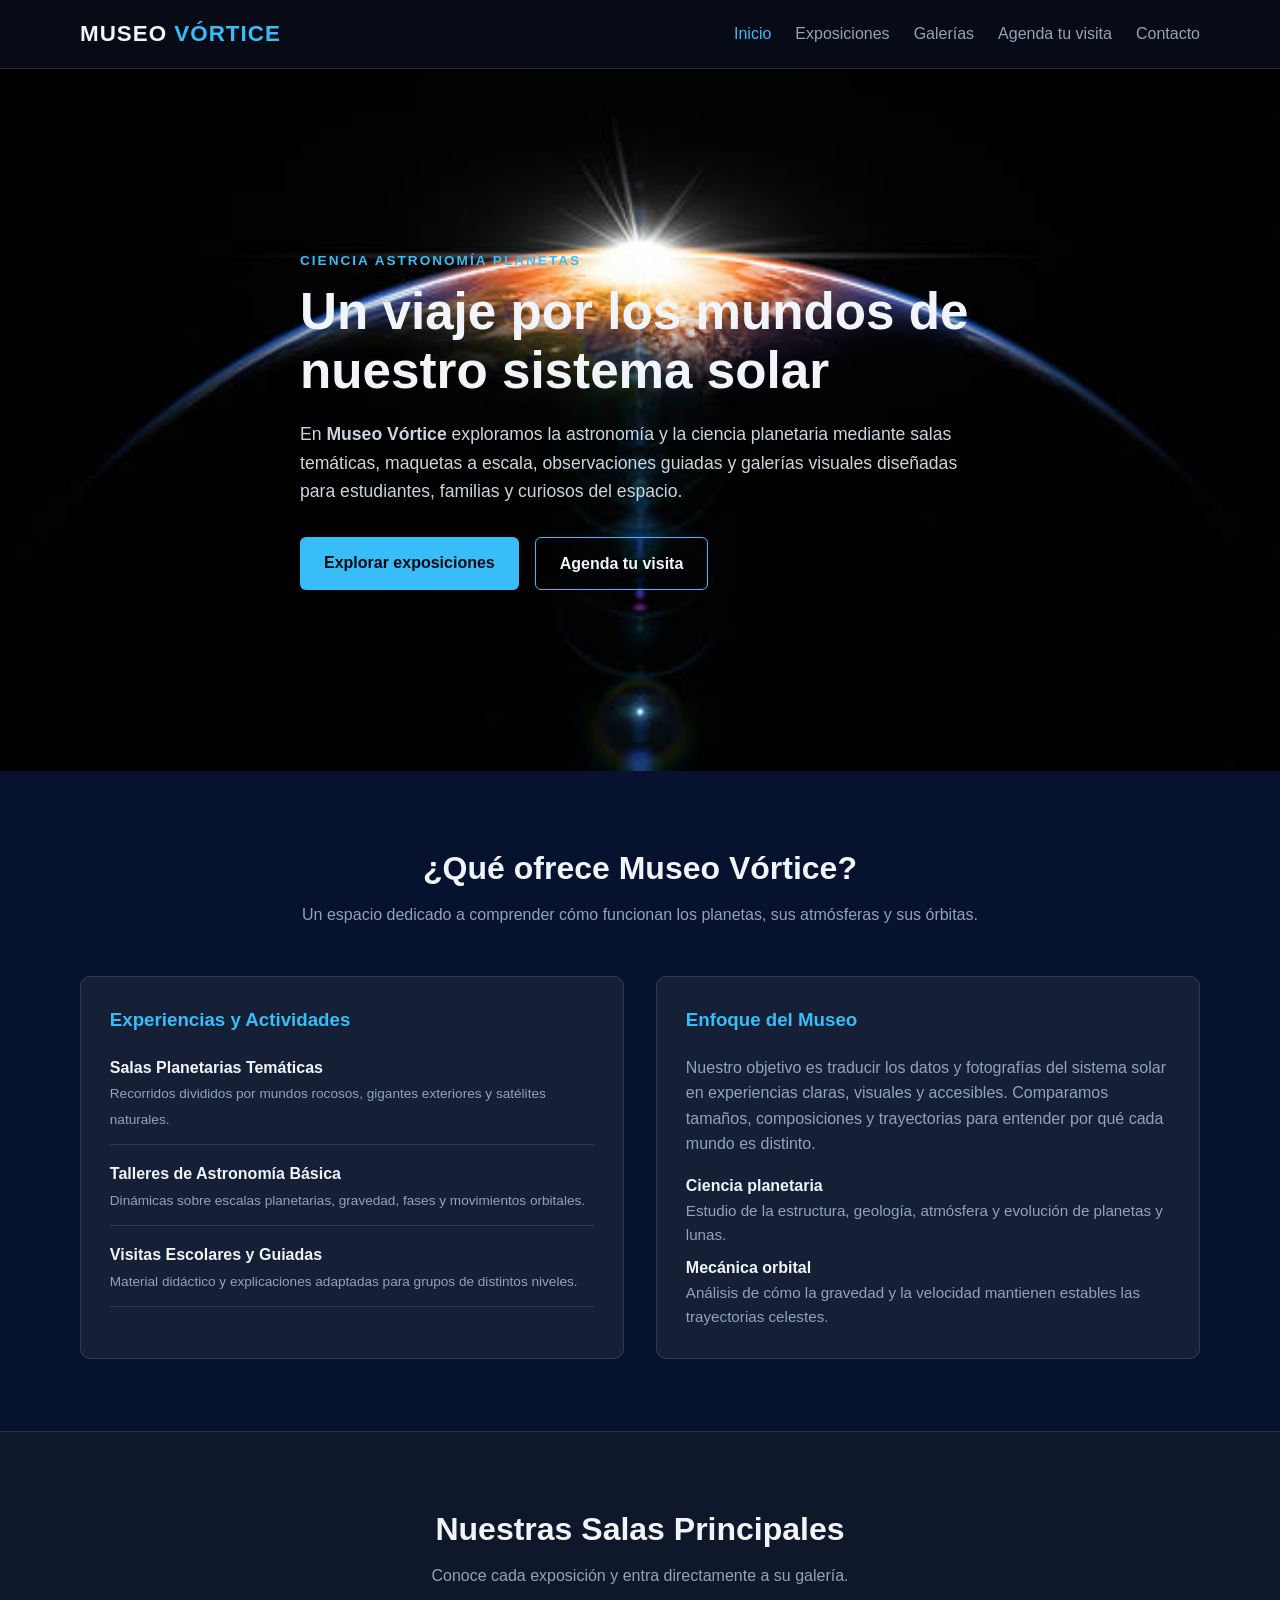
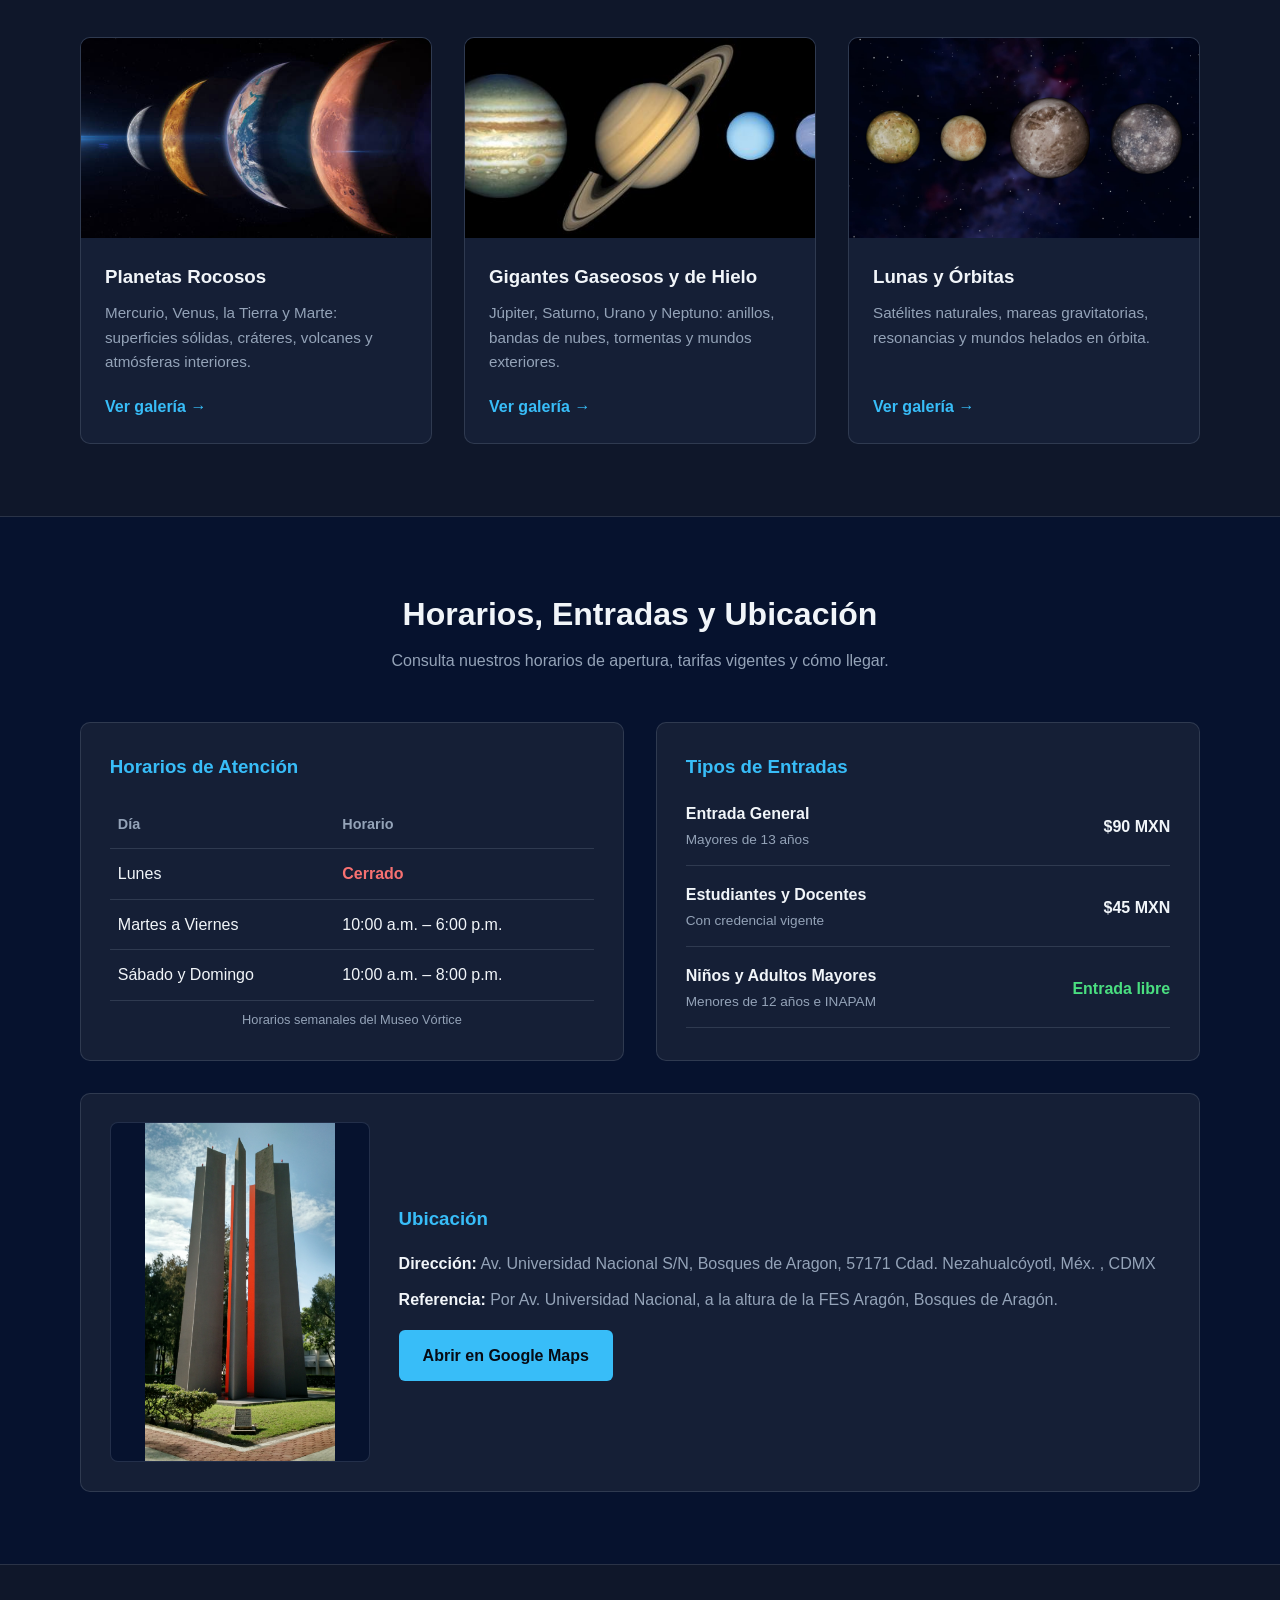
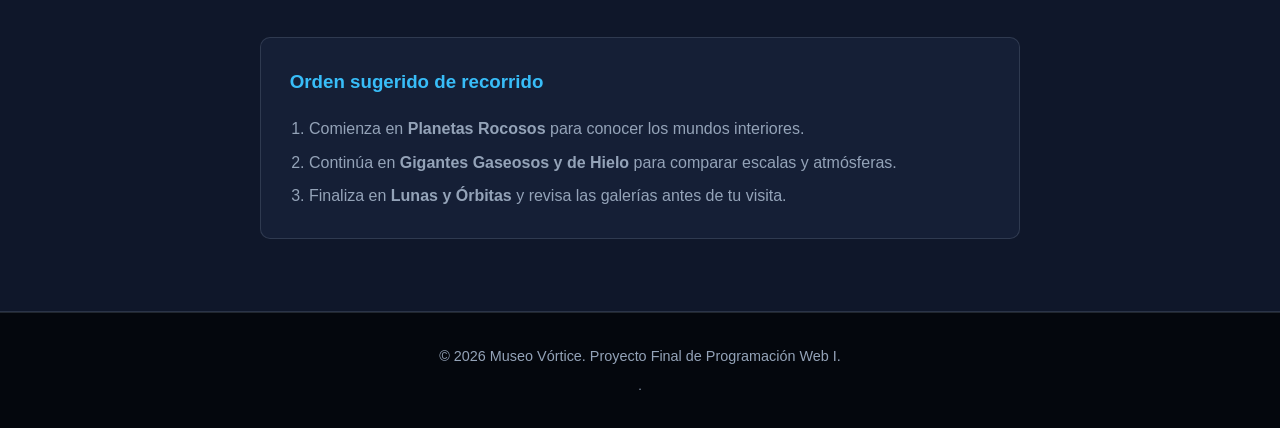
<file: index.html>
<!DOCTYPE html>
<html lang="es">
<head>
  <meta charset="UTF-8">
  <meta name="viewport" content="width=device-width, initial-scale=1.0">
  <title>Museo Vórtice | Exploración Planetaria</title>
  <link rel="stylesheet" href="estilos.css">
</head>
<body id="inicio">

  <!-- ENCABEZADO Y MENÚ DE NAVEGACIÓN -->
  <header class="encabezado">
    <div class="contenedor barra-flex">
      <a href="index.html" class="logo">MUSEO <span>VÓRTICE</span></a>

      <nav class="menu">
        <a href="index.html" class="activo">Inicio</a>
        <a href="exposiciones.html">Exposiciones</a>
        <a href="galerias.html">Galerías</a>
        <a href="agenda.html">Agenda tu visita</a>
        <a href="contacto.html">Contacto</a>
      </nav>
    </div>
  </header>

  <!-- PORTADA CON FONDO ESPACIAL -->
  <section class="hero">
    <div class="contenedor hero-contenido">
      <p class="etiqueta">CIENCIA  ASTRONOMÍA  PLANETAS</p>
      <h1>Un viaje por los mundos de nuestro sistema solar</h1>
      <p class="hero-texto">
        En <strong>Museo Vórtice</strong> exploramos la astronomía y la ciencia planetaria
        mediante salas temáticas, maquetas a escala, observaciones guiadas y galerías visuales
        diseñadas para estudiantes, familias y curiosos del espacio.
      </p>
      <div class="fila-botones">
        <a href="exposiciones.html" class="btn btn-primario">Explorar exposiciones</a>
        <a href="agenda.html" class="btn btn-secundario">Agenda tu visita</a>
      </div>
    </div>
  </section>

  <main>
    <!-- AVISO DE FOLIO GENERADO (SI VIENES REDIRIGIDO DESDE AGENDA.HTML) -->
    <section id="aviso-folio-inicio" class="seccion" style="display: none; padding-top: 2rem; padding-bottom: 0;">
      <div class="contenedor">
        <div class="caja-folio" style="display: block;">
          <p class="folio-titulo">Visita agendada — Folio: <span id="folio-inicio-codigo"></span></p>
          <p id="folio-inicio-detalle" class="folio-detalle"></p>
        </div>
      </div>
    </section>

    <!-- QUÉ ES MUSEO VÓRTICE Y QUÉ OFRECE -->
    <section id="sobre-museo" class="seccion">
      <div class="contenedor">
        <h2 class="titulo-seccion">¿Qué ofrece Museo Vórtice?</h2>
        <p class="subtitulo-seccion">Un espacio dedicado a comprender cómo funcionan los planetas, sus atmósferas y sus órbitas.</p>

        <div class="contenedor-flex">
          <div class="bloque-info">
            <h3>Experiencias y Actividades</h3>
            <ul class="lista-entradas">
              <li>
                <div>
                  <strong>Salas Planetarias Temáticas</strong>
                  <span>Recorridos divididos por mundos rocosos, gigantes exteriores y satélites naturales.</span>
                </div>
              </li>
              <li>
                <div>
                  <strong>Talleres de Astronomía Básica</strong>
                  <span>Dinámicas sobre escalas planetarias, gravedad, fases y movimientos orbitales.</span>
                </div>
              </li>
              <li>
                <div>
                  <strong>Visitas Escolares y Guiadas</strong>
                  <span>Material didáctico y explicaciones adaptadas para grupos de distintos niveles.</span>
                </div>
              </li>
            </ul>
          </div>

          <div class="bloque-info">
            <h3>Enfoque del Museo</h3>
            <p class="texto-bloque">
              Nuestro objetivo es traducir los datos y fotografías del sistema solar en experiencias claras,
              visuales y accesibles. Comparamos tamaños, composiciones y trayectorias para entender
              por qué cada mundo es distinto.
            </p>
            <dl class="lista-definicion">
              <dt>Ciencia planetaria</dt>
              <dd>Estudio de la estructura, geología, atmósfera y evolución de planetas y lunas.</dd>
              <dt>Mecánica orbital</dt>
              <dd>Análisis de cómo la gravedad y la velocidad mantienen estables las trayectorias celestes.</dd>
            </dl>
          </div>
        </div>
      </div>
    </section>

    <!-- SALAS PRINCIPALES -->
    <section class="seccion seccion-alterna">
      <div class="contenedor">
        <h2 class="titulo-seccion">Nuestras Salas Principales</h2>
        <p class="subtitulo-seccion">Conoce cada exposición y entra directamente a su galería.</p>

        <div class="contenedor-flex">
          <article class="tarjeta">
            <img src="img/rocosos.jpg" alt="Superficie de planetas rocosos">
            <div class="tarjeta-cuerpo">
              <h3>Planetas Rocosos</h3>
              <p>Mercurio, Venus, la Tierra y Marte: superficies sólidas, cráteres, volcanes y atmósferas interiores.</p>
              <a href="galerias.html#rocosos" class="enlace-tarjeta">Ver galería →</a>
            </div>
          </article>

          <article class="tarjeta">
            <img src="img/gaseosos.jpg" alt="Gigantes gaseosos Júpiter y Saturno">
            <div class="tarjeta-cuerpo">
              <h3>Gigantes Gaseosos y de Hielo</h3>
              <p>Júpiter, Saturno, Urano y Neptuno: anillos, bandas de nubes, tormentas y mundos exteriores.</p>
              <a href="galerias.html#gaseosos" class="enlace-tarjeta">Ver galería →</a>
            </div>
          </article>

          <article class="tarjeta">
            <img src="img/lunas.jpg" alt="Lunas y órbitas del sistema solar">
            <div class="tarjeta-cuerpo">
              <h3>Lunas y Órbitas</h3>
              <p>Satélites naturales, mareas gravitatorias, resonancias y mundos helados en órbita.</p>
              <a href="galerias.html#lunas" class="enlace-tarjeta">Ver galería →</a>
            </div>
          </article>
        </div>
      </div>
    </section>

    <!-- HORARIOS, PRECIOS DE ENTRADAS Y UBICACIÓN -->
    <section id="tarifas" class="seccion">
      <div class="contenedor">
        <h2 class="titulo-seccion">Horarios, Entradas y Ubicación</h2>
        <p class="subtitulo-seccion">Consulta nuestros horarios de apertura, tarifas vigentes y cómo llegar.</p>

        <div class="contenedor-flex">
          <!-- TABLA DE HORARIOS -->
          <div class="bloque-info">
            <h3>Horarios de Atención</h3>
            <table class="tabla-horarios">
              <caption>Horarios semanales del Museo Vórtice</caption>
              <thead>
                <tr>
                  <th>Día</th>
                  <th>Horario</th>
                </tr>
              </thead>
              <tbody>
                <tr>
                  <td>Lunes</td>
                  <td class="cerrado">Cerrado</td>
                </tr>
                <tr>
                  <td>Martes a Viernes</td>
                  <td>10:00 a.m. – 6:00 p.m.</td>
                </tr>
                <tr>
                  <td>Sábado y Domingo</td>
                  <td>10:00 a.m. – 8:00 p.m.</td>
                </tr>
              </tbody>
            </table>
          </div>

          <!-- LISTA DE ENTRADAS / PRECIOS -->
          <div class="bloque-info">
            <h3>Tipos de Entradas</h3>
            <ul class="lista-entradas">
              <li>
                <div>
                  <strong>Entrada General</strong>
                  <span>Mayores de 13 años</span>
                </div>
                <span class="precio">$90 MXN</span>
              </li>
              <li>
                <div>
                  <strong>Estudiantes y Docentes</strong>
                  <span>Con credencial vigente</span>
                </div>
                <span class="precio">$45 MXN</span>
              </li>
              <li>
                <div>
                  <strong>Niños y Adultos Mayores</strong>
                  <span>Menores de 12 años e INAPAM</span>
                </div>
                <span class="precio gratis">Entrada libre</span>
              </li>
            </ul>
          </div>
        </div>

        <!-- UBICACIÓN CON IMAGEN Y LINK A GOOGLE MAPS -->
        <div class="bloque-ubicacion contenedor-ubicacion">
          <img src="img/ubicacion.jpg" alt="Fachada y ubicación del Museo Vórtice" class="img-ubicacion">
          <div class="info-ubicacion">
            <h3>Ubicación</h3>
            <p><strong>Dirección:</strong> Av. Universidad Nacional S/N, Bosques de Aragon, 57171 Cdad. Nezahualcóyotl, Méx. , CDMX</p>
            <p><strong>Referencia:</strong> Por Av. Universidad Nacional, a la altura de la FES Aragón, Bosques de Aragón.</p>
            <a href="https://maps.app.goo.gl/uYHXhgnBX4R6Pp458" target="_blank" rel="noopener" class="btn btn-primario">
              Abrir en Google Maps
            </a>
          </div>
        </div>
      </div>
    </section>

    <!-- ORDEN DEL RECORRIDO -->
    <section class="seccion seccion-alterna">
      <div class="contenedor">
        <div class="bloque-info bloque-centrado">
          <h3>Orden sugerido de recorrido</h3>
          <ol class="lista-ordenada">
            <li>Comienza en <strong>Planetas Rocosos</strong> para conocer los mundos interiores.</li>
            <li>Continúa en <strong>Gigantes Gaseosos y de Hielo</strong> para comparar escalas y atmósferas.</li>
            <li>Finaliza en <strong>Lunas y Órbitas</strong> y revisa las galerías antes de tu visita.</li>
          </ol>
        </div>
      </div>
    </section>
  </main>

  <!-- PIE DE PÁGINA Y CRÉDITOS -->
  <footer class="pie">
    <div class="contenedor">
      <p>© 2026 Museo Vórtice. Proyecto Final de Programación Web I.</p>
      <p class="creditos">
        .
      </p>
    </div>
  </footer>

</body>
</html>
</file>
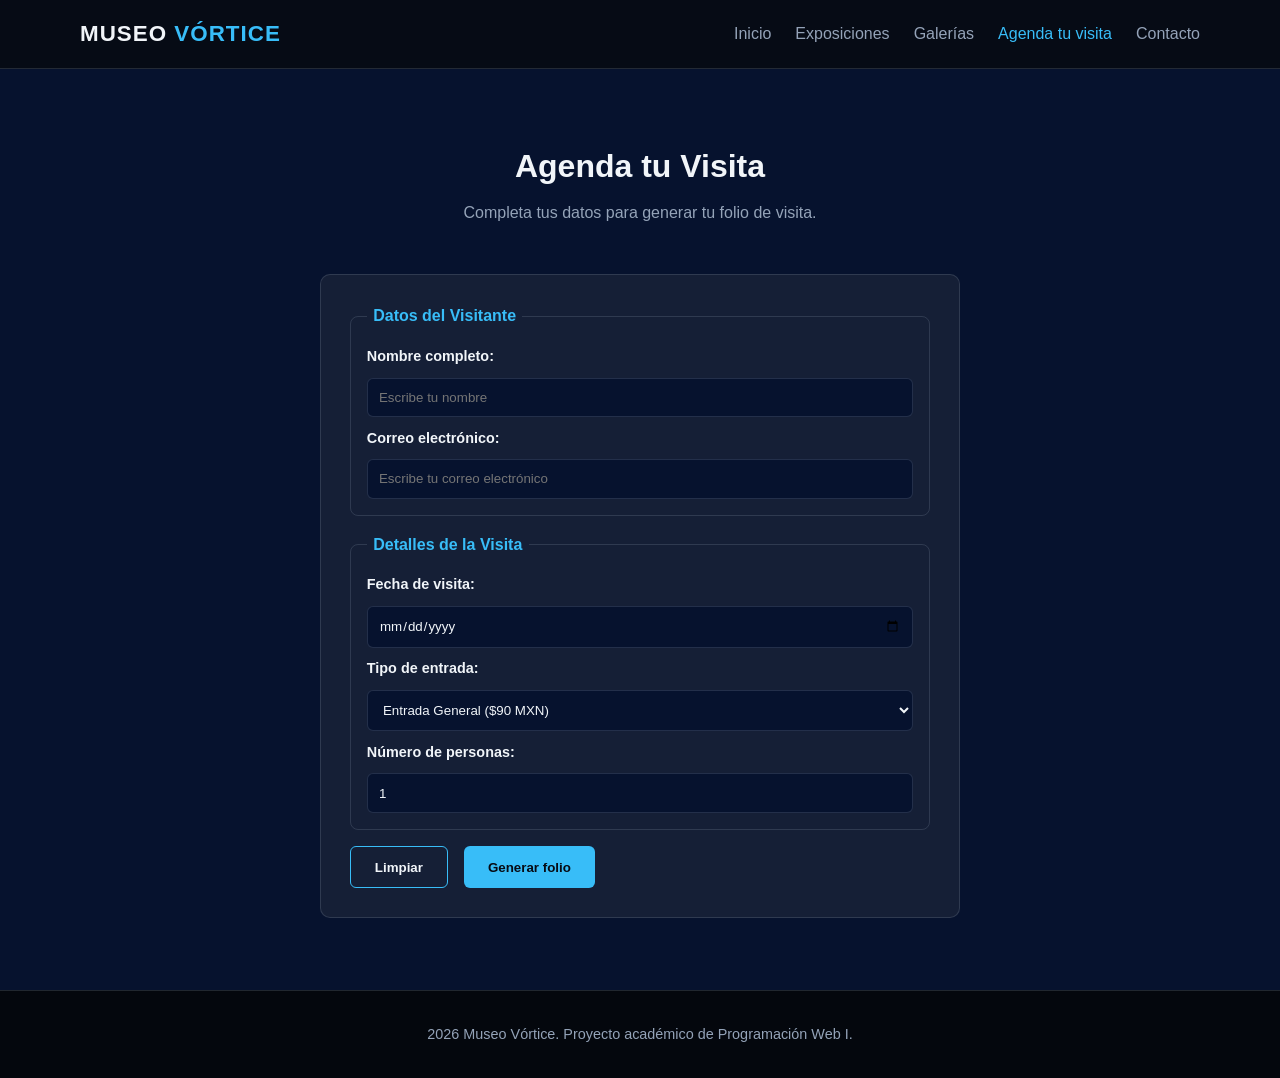
<file: agenda.html>
<!DOCTYPE html>
<html lang="es">
<head>
  <meta charset="UTF-8">
  <meta name="viewport" content="width=device-width, initial-scale=1.0">
  <title>Agenda tu Visita | Museo Vórtice</title>
  <link rel="stylesheet" href="estilos.css">
</head>
<body>

  <header class="encabezado">
    <div class="contenedor barra-flex">
      <a href="index.html" class="logo">MUSEO <span>VÓRTICE</span></a>
      <nav class="menu">
        <a href="index.html">Inicio</a>
        <a href="exposiciones.html">Exposiciones</a>
        <a href="galerias.html">Galerías</a>
        <a href="agenda.html" class="activo">Agenda tu visita</a>
        <a href="contacto.html">Contacto</a>
      </nav>
    </div>
  </header>

  <main class="seccion">
    <div class="contenedor" style="max-width: 640px;">
      <h1 class="titulo-seccion">Agenda tu Visita</h1>
      <p class="subtitulo-seccion">Completa tus datos para generar tu folio de visita.</p>

      <form id="form-agenda" class="formulario-contacto">
        <fieldset class="grupo-fieldset">
          <legend>Datos del Visitante</legend>

          <label for="nombre-visita">Nombre completo:</label>
          <input type="text" id="nombre-visita" name="nombre" placeholder="Escribe tu nombre" required>

          <label for="correo-visita">Correo electrónico:</label>
          <input type="email" id="correo-visita" name="correo" placeholder="Escribe tu correo electrónico" required>
        </fieldset>

        <fieldset class="grupo-fieldset">
          <legend>Detalles de la Visita</legend>

          <label for="fecha-visita">Fecha de visita:</label>
          <input type="date" id="fecha-visita" name="fecha" required>

          <label for="entrada-visita">Tipo de entrada:</label>
          <select id="entrada-visita" name="entrada">
            <option value="Entrada General ($90 MXN)">Entrada General ($90 MXN)</option>
            <option value="Estudiantes y Docentes ($45 MXN)">Estudiantes y Docentes ($45 MXN)</option>
            <option value="Niños y Adultos Mayores (Entrada libre)">Niños y Adultos Mayores (Entrada libre)</option>
          </select>

          <label for="personas-visita">Número de personas:</label>
          <input type="number" id="personas-visita" name="personas" min="1" max="50" value="1" required>
        </fieldset>

        <div class="fila-botones">
          <button type="reset" class="btn btn-secundario">Limpiar</button>
          <button type="submit" class="btn btn-primario">Generar folio</button>
        </div>

        <div id="resultado-folio" class="caja-folio" style="display: none; margin-top: 1.5rem;">
          <p class="folio-titulo">Folio generado: <span id="codigo-folio"></span></p>
          <p id="detalle-folio" class="folio-detalle"></p>
          <div class="fila-botones" style="margin-top: 1rem;">
            <a href="index.html" class="btn btn-secundario">Ir al inicio</a>
          </div>
        </div>
      </form>
    </div>
  </main>

  <footer class="pie">
    <div class="contenedor">
      <p>2026 Museo Vórtice. Proyecto académico de Programación Web I.</p>
    </div>
  </footer>

  <script>
    const formAgenda = document.getElementById("form-agenda");

    formAgenda.addEventListener("submit", function (evento) {
      evento.preventDefault();

      const nombre = document.getElementById("nombre-visita").value.trim();
      const fecha = document.getElementById("fecha-visita").value;
      const entrada = document.getElementById("entrada-visita").value;
      const personas = document.getElementById("personas-visita").value;

      const folio = "VRT-" + Math.floor(1000 + Math.random() * 9000);
      const detalle = `${nombre} | ${fecha} | ${entrada} | ${personas} persona(s)`;

      document.getElementById("codigo-folio").textContent = folio;
      document.getElementById("detalle-folio").textContent = detalle;
      document.getElementById("resultado-folio").style.display = "block";
    });
  </script>
</body>
</html>
</file>
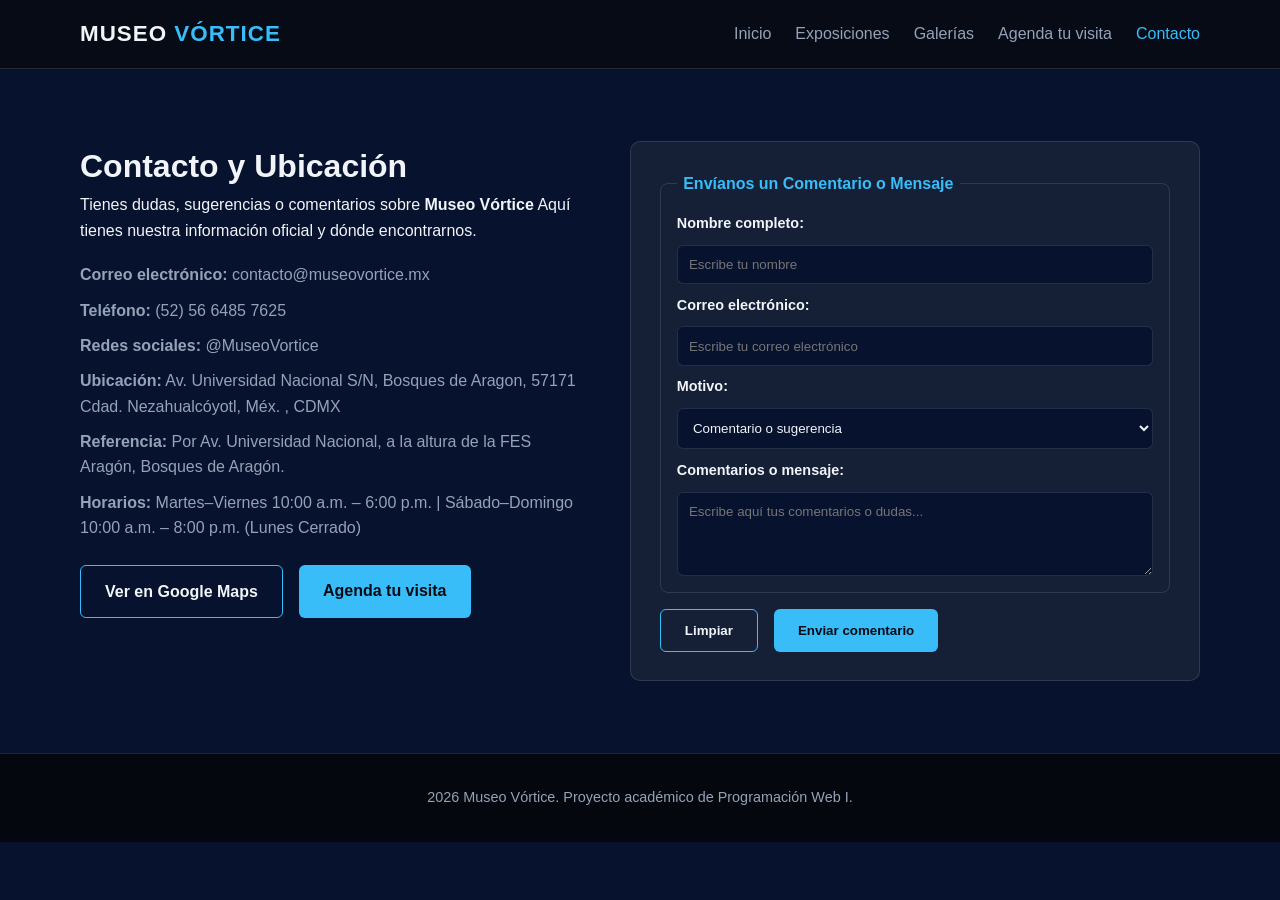
<file: contacto.html>
<!DOCTYPE html>
<html lang="es">
<head>
  <meta charset="UTF-8">
  <meta name="viewport" content="width=device-width, initial-scale=1.0">
  <title>Contacto | Museo Vórtice</title>
  <link rel="stylesheet" href="estilos.css">
</head>
<body>

  <header class="encabezado">
    <div class="contenedor barra-flex">
      <a href="index.html" class="logo">MUSEO <span>VÓRTICE</span></a>
      <nav class="menu">
        <a href="index.html">Inicio</a>
        <a href="exposiciones.html">Exposiciones</a>
        <a href="galerias.html">Galerías</a>
        <a href="agenda.html">Agenda tu visita</a>
        <a href="contacto.html" class="activo">Contacto</a>
      </nav>
    </div>
  </header>

  <main class="seccion">
    <div class="contenedor grid-contacto">
      <div class="columna-contacto">
        <h1>Contacto y Ubicación</h1>
        <p>Tienes dudas, sugerencias o comentarios sobre <strong>Museo Vórtice</strong> Aquí tienes nuestra información oficial y dónde encontrarnos.</p>

        <ul class="datos-contacto">
          <li><strong>Correo electrónico:</strong> contacto@museovortice.mx</li>
          <li><strong>Teléfono:</strong> (52) 56 6485 7625 </li>
          <li><strong>Redes sociales:</strong> @MuseoVortice</li>
          <li><strong>Ubicación:</strong> Av. Universidad Nacional S/N, Bosques de Aragon, 57171 Cdad. Nezahualcóyotl, Méx. , CDMX</li>
          <li><strong>Referencia:</strong> Por Av. Universidad Nacional, a la altura de la FES Aragón, Bosques de Aragón.</li>
          <li><strong>Horarios:</strong> Martes–Viernes 10:00 a.m. – 6:00 p.m. | Sábado–Domingo 10:00 a.m. – 8:00 p.m. (Lunes Cerrado)</li>
        </ul>

        <div class="fila-botones" style="margin-top: 1.5rem;">
          <a href="https://maps.app.goo.gl/uYHXhgnBX4R6Pp458" target="_blank" rel="noopener" class="btn btn-secundario">
            Ver en Google Maps
          </a>
          <a href="agenda.html" class="btn btn-primario">
            Agenda tu visita
          </a>
        </div>
      </div>

      <form id="form-comentarios" class="formulario-contacto">
        <fieldset class="grupo-fieldset">
          <legend>Envíanos un Comentario o Mensaje</legend>

          <label for="nombre-contacto">Nombre completo:</label>
          <input type="text" id="nombre-contacto" name="nombre" placeholder="Escribe tu nombre" required>

          <label for="correo-contacto">Correo electrónico:</label>
          <input type="email" id="correo-contacto" name="correo" placeholder="Escribe tu correo electrónico" required>

          <label for="asunto-contacto">Motivo:</label>
          <select id="asunto-contacto" name="asunto">
            <option value="Comentario o sugerencia">Comentario o sugerencia</option>
            <option value="Duda sobre exposiciones">Duda sobre exposiciones</option>
            <option value="Visitas escolares o grupos">Visitas escolares o grupos</option>
            <option value="Otro mensaje">Otro mensaje</option>
          </select>

          <label for="mensaje-contacto">Comentarios o mensaje:</label>
          <textarea id="mensaje-contacto" name="mensaje" rows="4" placeholder="Escribe aquí tus comentarios o dudas..." required></textarea>
        </fieldset>

        <div class="fila-botones">
          <button type="reset" class="btn btn-secundario">Limpiar</button>
          <button type="submit" class="btn btn-primario">Enviar comentario</button>
        </div>

        <div id="aviso-enviado" class="caja-folio">
          <p class="folio-titulo">Comentario registrado</p>
          <p id="detalle-comentario" class="folio-detalle"></p>
        </div>
      </form>
    </div>
  </main>

  <footer class="pie">
    <div class="contenedor">
      <p> 2026 Museo Vórtice. Proyecto académico de Programación Web I.</p>
      
    </div>
  </footer>

  

</body>
</html>
</file>
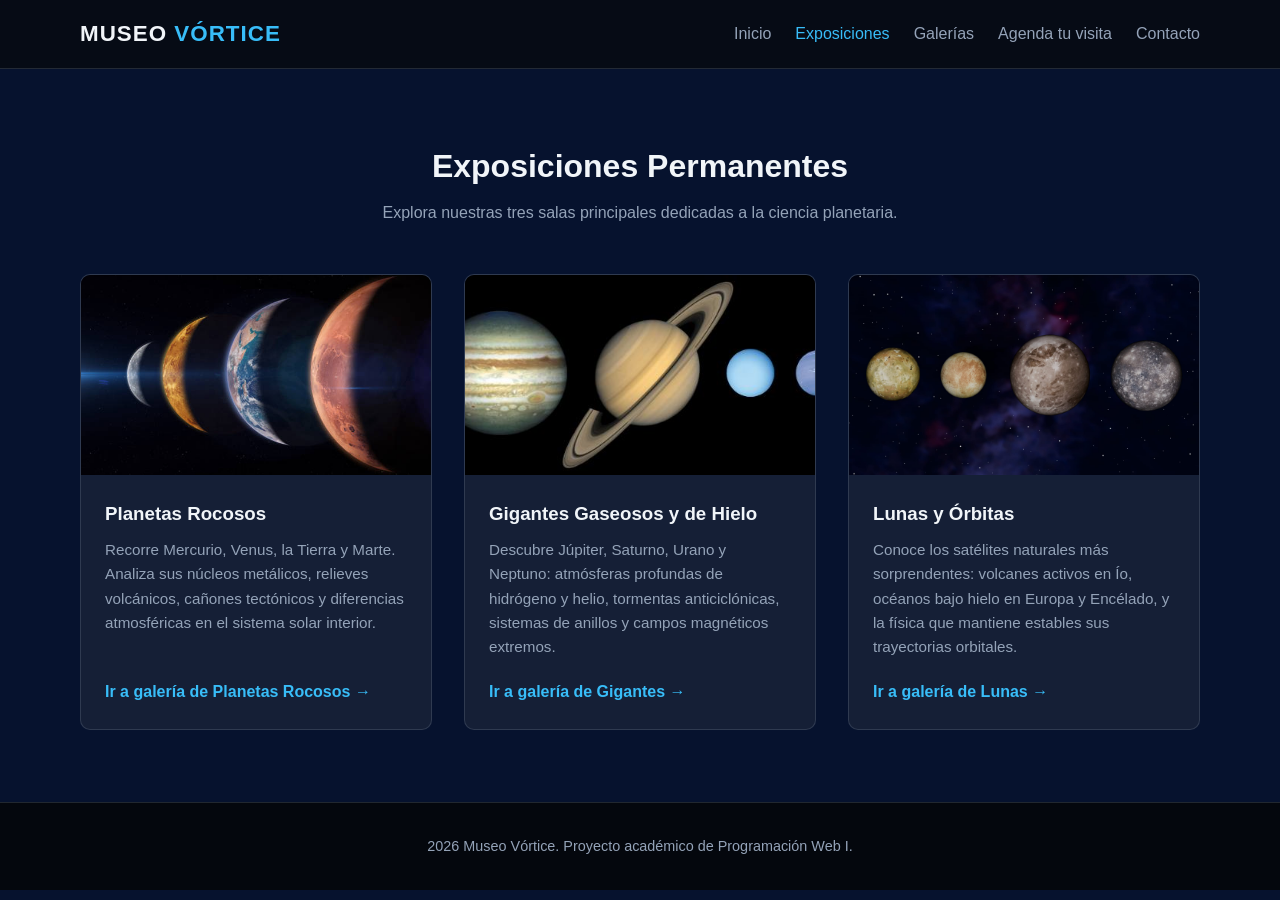
<file: exposiciones.html>
<!DOCTYPE html>
<html lang="es">
<head>
  <meta charset="UTF-8">
  <meta name="viewport" content="width=device-width, initial-scale=1.0">
  <title>Exposiciones | Museo Vórtice</title>
  <link rel="stylesheet" href="estilos.css">
</head>
<body>

  <header class="encabezado">
    <div class="contenedor barra-flex">
      <a href="index.html" class="logo">MUSEO <span>VÓRTICE</span></a>
      <nav class="menu">
        <a href="index.html">Inicio</a>
        <a href="exposiciones.html" class="activo">Exposiciones</a>
        <a href="galerias.html">Galerías</a>
        <a href="agenda.html">Agenda tu visita</a>
        <a href="contacto.html">Contacto</a>
      </nav>
    </div>
  </header>

  <main class="seccion">
    <div class="contenedor">
      <h1 class="titulo-seccion">Exposiciones Permanentes</h1>
      <p class="subtitulo-seccion">Explora nuestras tres salas principales dedicadas a la ciencia planetaria.</p>

      <div class="contenedor-flex">
        <article class="tarjeta">
          <img src="img/rocosos.jpg" alt="Superficie de planetas rocosos">
          <div class="tarjeta-cuerpo">
            <h3>Planetas Rocosos</h3>
            <p>
              Recorre Mercurio, Venus, la Tierra y Marte. Analiza sus núcleos metálicos, relieves volcánicos,
              cañones tectónicos y diferencias atmosféricas en el sistema solar interior.
            </p>
            <a href="galerias.html#rocosos" class="enlace-tarjeta">Ir a galería de Planetas Rocosos →</a>
          </div>
        </article>

        <article class="tarjeta">
          <img src="img/gaseosos.jpg" alt="Gigantes gaseosos Júpiter y Saturno">
          <div class="tarjeta-cuerpo">
            <h3>Gigantes Gaseosos y de Hielo</h3>
            <p>
              Descubre Júpiter, Saturno, Urano y Neptuno: atmósferas profundas de hidrógeno y helio,
              tormentas anticiclónicas, sistemas de anillos y campos magnéticos extremos.
            </p>
            <a href="galerias.html#gaseosos" class="enlace-tarjeta">Ir a galería de Gigantes →</a>
          </div>
        </article>

        <article class="tarjeta">
          <img src="img/lunas.jpg" alt="Lunas y órbitas del sistema solar">
          <div class="tarjeta-cuerpo">
            <h3>Lunas y Órbitas</h3>
            <p>
              Conoce los satélites naturales más sorprendentes: volcanes activos en Ío, océanos bajo hielo en Europa
              y Encélado, y la física que mantiene estables sus trayectorias orbitales.
            </p>
            <a href="galerias.html#lunas" class="enlace-tarjeta">Ir a galería de Lunas →</a>
          </div>
        </article>
      </div>
    </div>
  </main>

  <footer class="pie">
    <div class="contenedor">
      <p>2026 Museo Vórtice. Proyecto académico de Programación Web I.</p>
          </div>
  </footer>

</body>
</html>
</file>
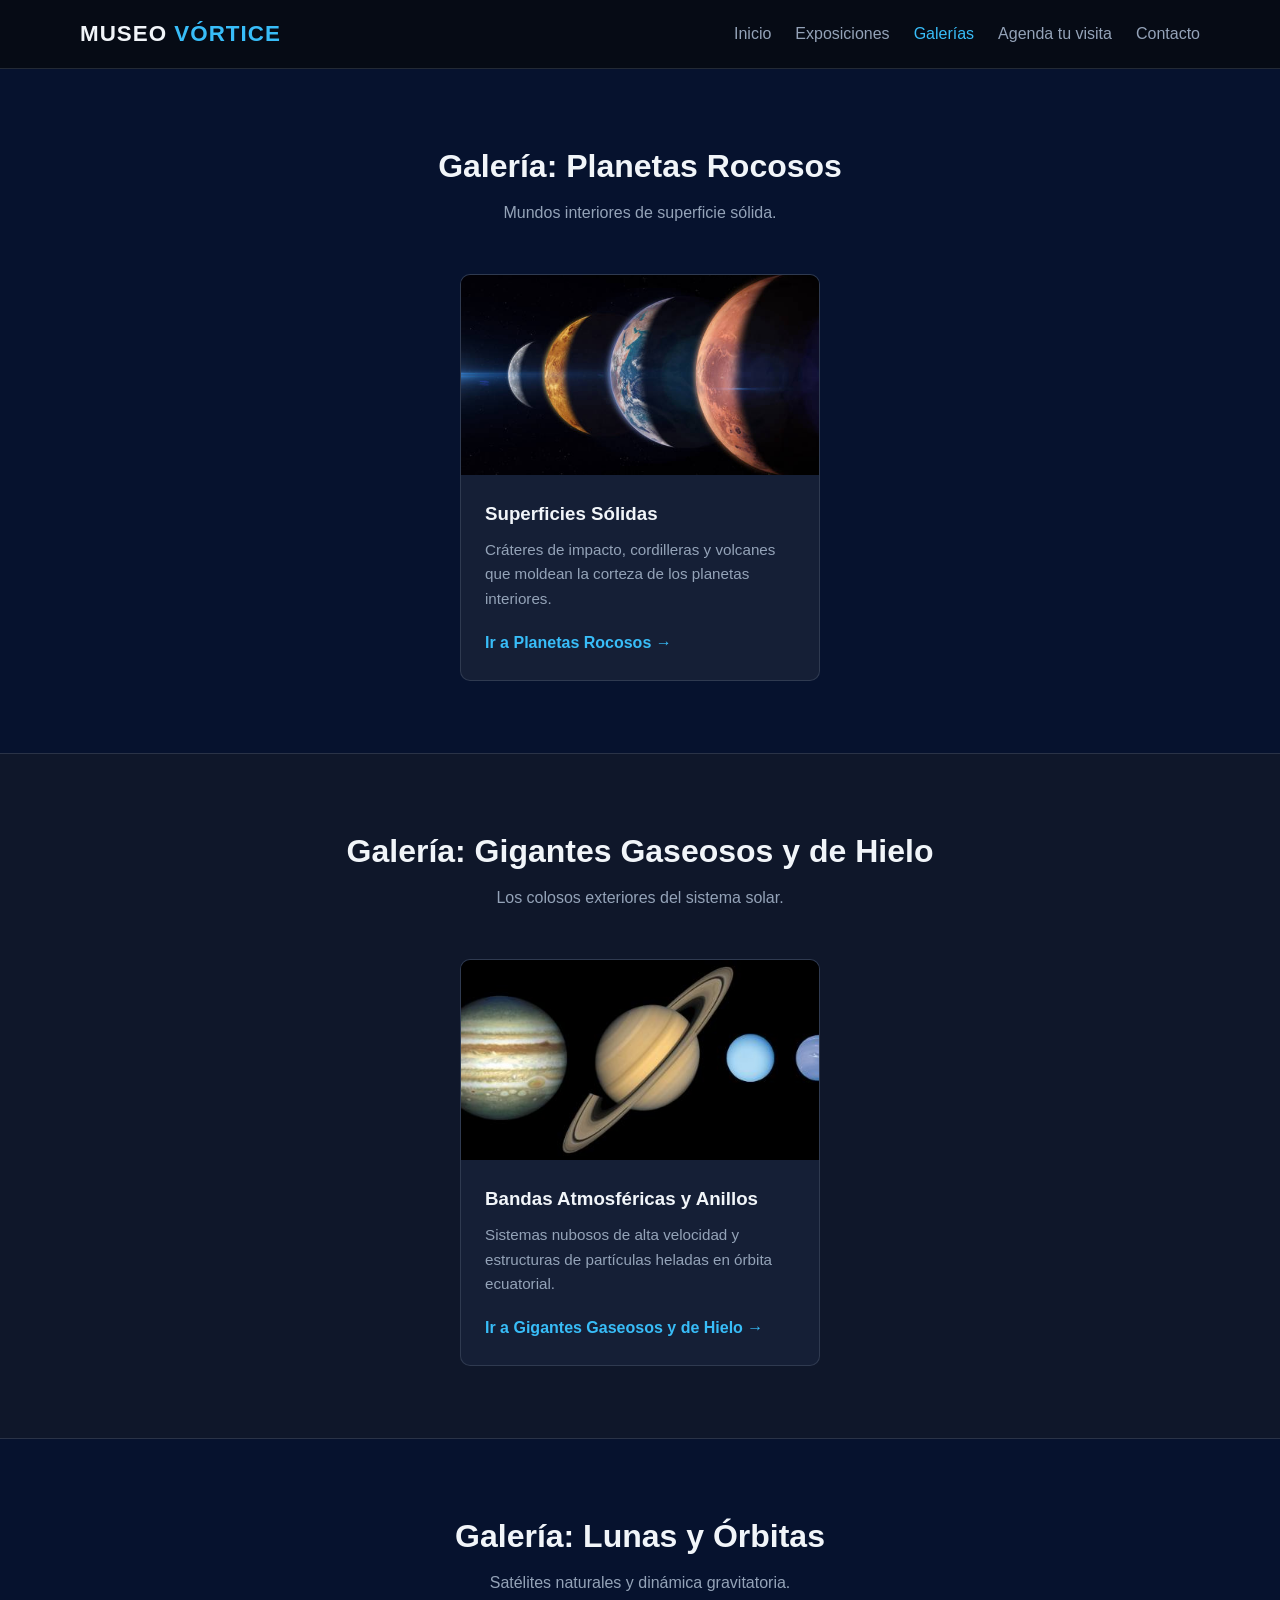
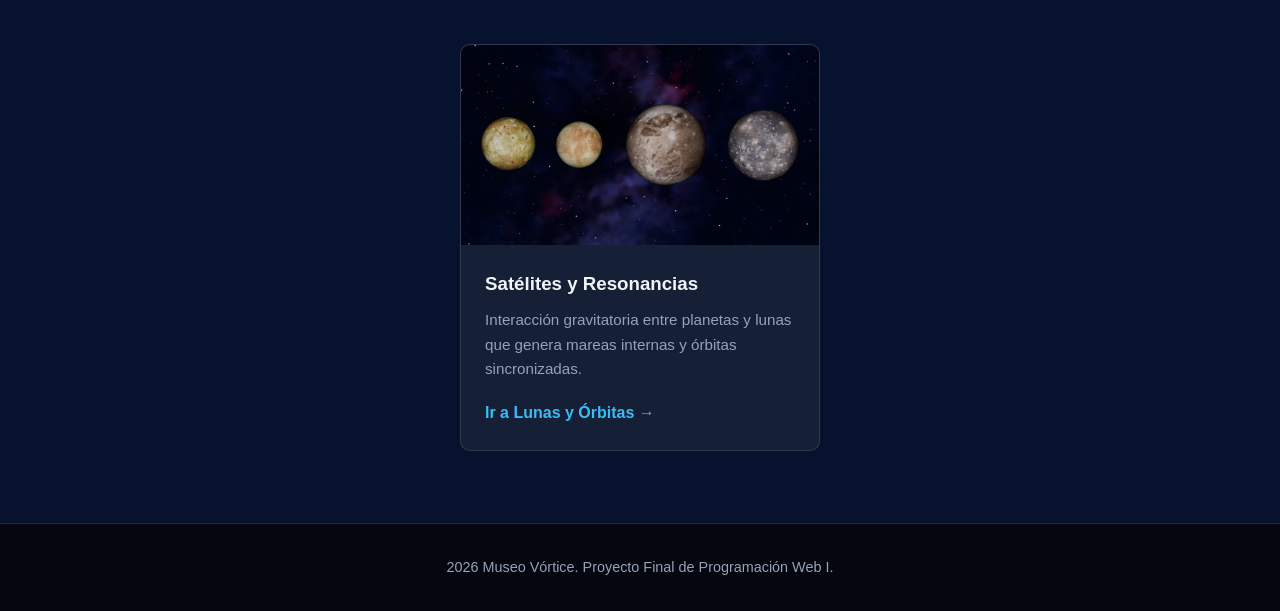
<file: galerias.html>
<!DOCTYPE html>
<html lang="es">
<head>
  <meta charset="UTF-8">
  <meta name="viewport" content="width=device-width, initial-scale=1.0">
  <title>Galerías | Museo Vórtice</title>
  <link rel="stylesheet" href="estilos.css">
</head>
<body>

  <header class="encabezado">
    <div class="contenedor barra-flex">
      <a href="index.html" class="logo">MUSEO <span>VÓRTICE</span></a>
      <nav class="menu">
        <a href="index.html">Inicio</a>
        <a href="exposiciones.html">Exposiciones</a>
        <a href="galerias.html" class="activo">Galerías</a>
        <a href="agenda.html">Agenda tu visita</a>
        <a href="contacto.html">Contacto</a>
      </nav>
    </div>
  </header>

  <main>
    <section id="rocosos" class="seccion">
      <div class="contenedor">
        <h1 class="titulo-seccion">Galería: Planetas Rocosos</h1>
        <p class="subtitulo-seccion">Mundos interiores de superficie sólida.</p>
        <div class="contenedor-flex">
          <figure class="tarjeta">
            <img src="img/rocosos.jpg" alt="Relieve de planeta rocoso">
            <figcaption class="tarjeta-cuerpo">
              <h3>Superficies Sólidas</h3>
              <p>Cráteres de impacto, cordilleras y volcanes que moldean la corteza de los planetas interiores.</p>
              <a href="rocosos.html" class="enlace-tarjeta">Ir a Planetas Rocosos →</a>
            </figcaption>
          </figure>
        </div>
      </div>
    </section>

    <section id="gaseosos" class="seccion seccion-alterna">
  <div class="contenedor">
    <h2 class="titulo-seccion">Galería: Gigantes Gaseosos y de Hielo</h2>
    <p class="subtitulo-seccion">Los colosos exteriores del sistema solar.</p>
    <div class="contenedor-flex">
      <figure class="tarjeta">
        <img src="img/gaseosos.jpg" alt="Atmósfera de gigantes gaseosos">
        <figcaption class="tarjeta-cuerpo">
          <h3>Bandas Atmosféricas y Anillos</h3>
          <p>Sistemas nubosos de alta velocidad y estructuras de partículas heladas en órbita ecuatorial.</p>
          <a href="gigantes_gaseosos.html" class="enlace-tarjeta">Ir a Gigantes Gaseosos y de Hielo →</a>
        </figcaption>
      </figure>
    </div>
  </div>
</section>

      <section id="lunas" class="seccion">
      <div class="contenedor">
        <h2 class="titulo-seccion">Galería: Lunas y Órbitas</h2>
        <p class="subtitulo-seccion">Satélites naturales y dinámica gravitatoria.</p>
        <div class="contenedor-flex">
          <figure class="tarjeta">
            <img src="img/lunas.jpg" alt="Satélites naturales en órbita">
            <figcaption class="tarjeta-cuerpo">
              <h3>Satélites y Resonancias</h3>
              <p>Interacción gravitatoria entre planetas y lunas que genera mareas internas y órbitas sincronizadas.</p>
              <a href="lunas_y_orbitas.html" class="enlace-tarjeta">Ir a Lunas y Órbitas →</a>
            </figcaption>
          </figure>
        </div>
      </div>
    </section>
  </main>

  <footer class="pie">
    <div class="contenedor">
      <p> 2026 Museo Vórtice. Proyecto Final de Programación Web I.</p>
    </div>
  </footer>

</body>
</html>
</file>
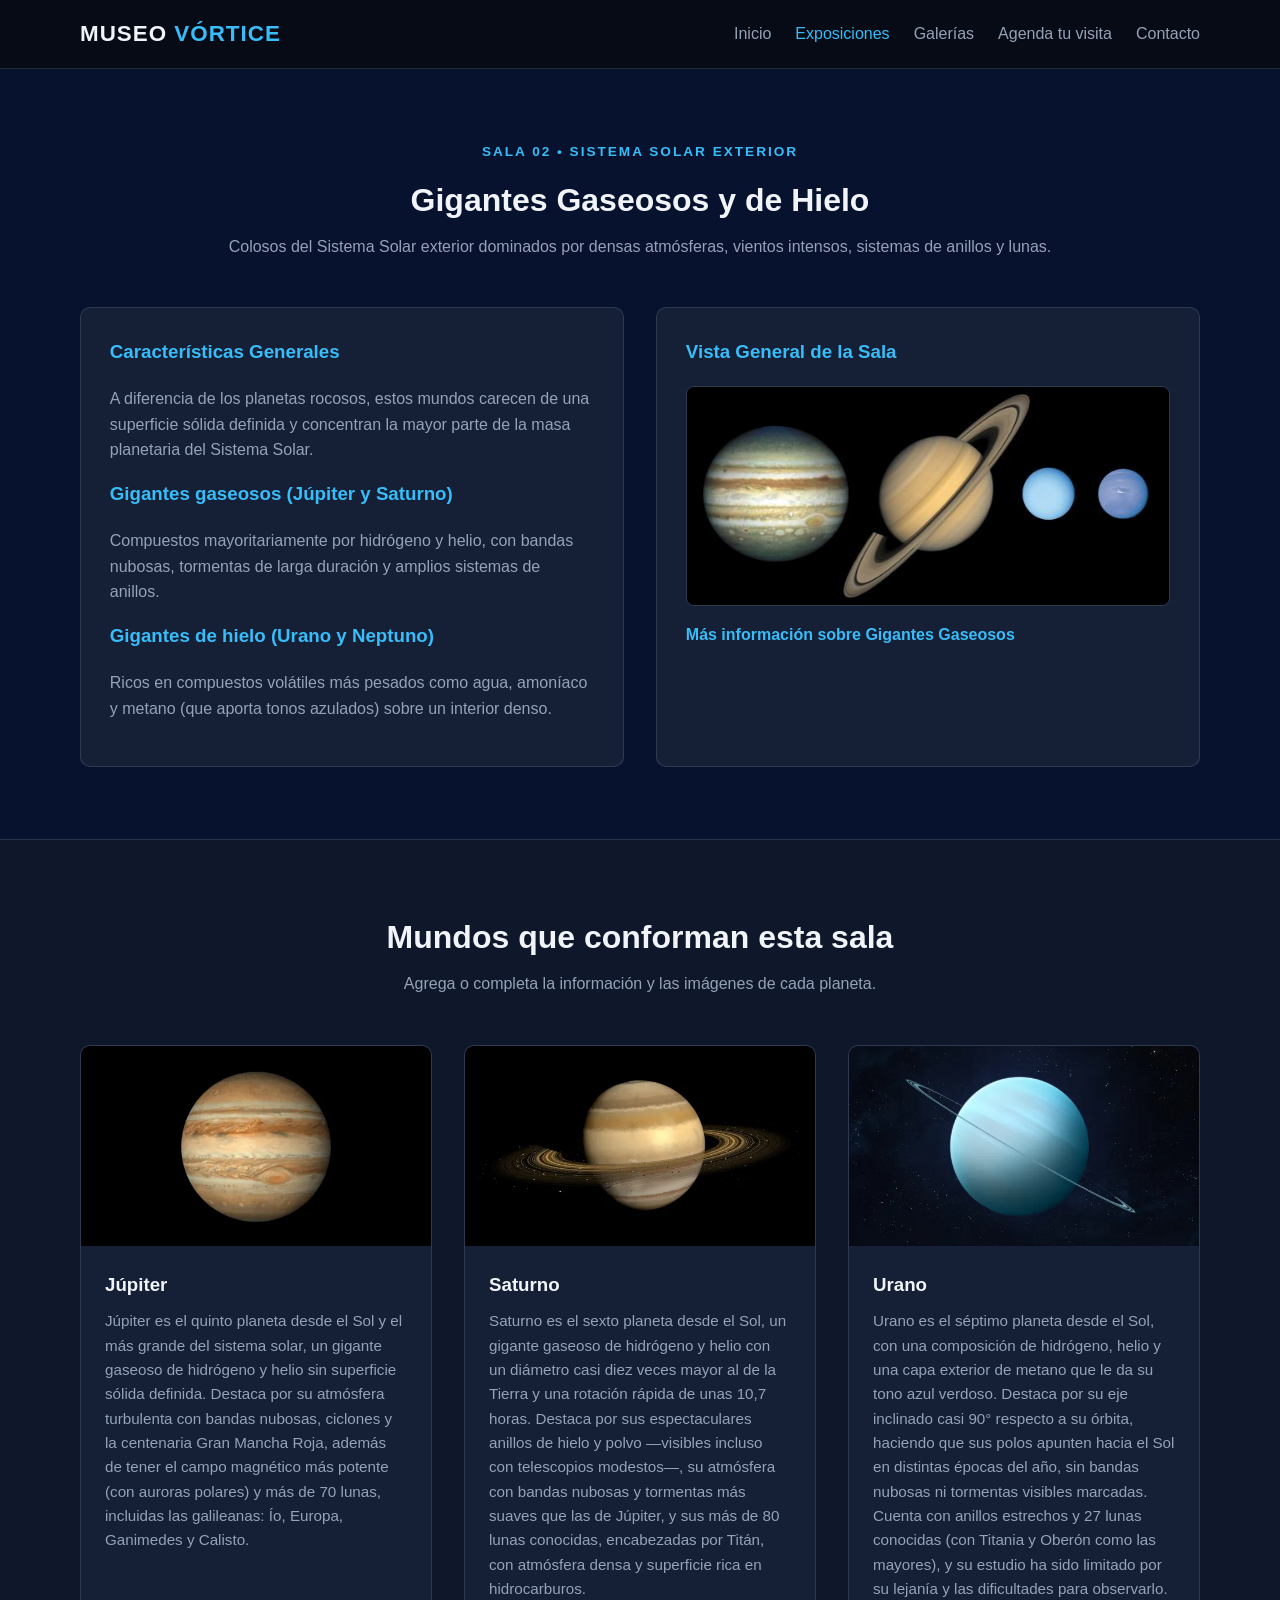
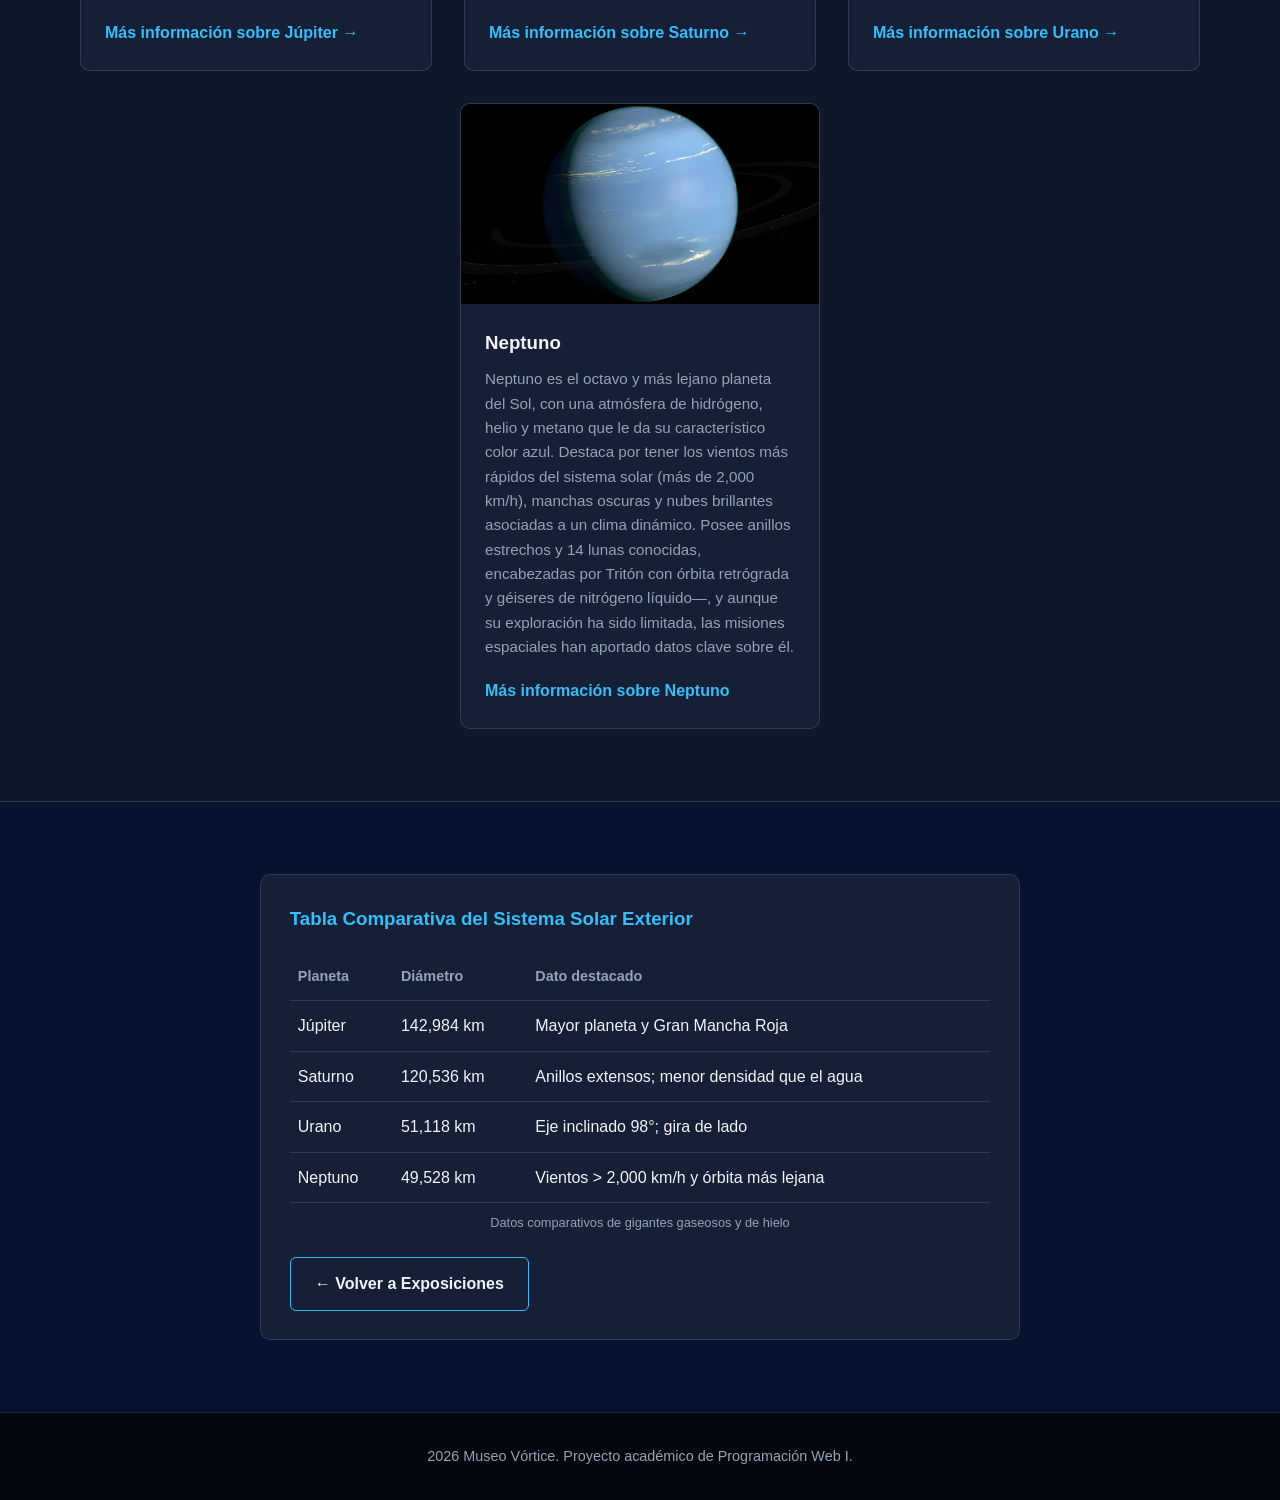
<file: gigantes_gaseosos.html>
<!DOCTYPE html>
<html lang="es">
<head>
  <meta charset="UTF-8">
  <meta name="viewport" content="width=device-width, initial-scale=1.0">
  <title>Gigantes Gaseosos y de Hielo | Museo Vórtice</title>
  <link rel="stylesheet" href="estilos.css">
</head>
<body>

  <!-- ENCABEZADO Y MENÚ DE NAVEGACIÓN -->
  <header class="encabezado">
    <div class="contenedor barra-flex">
      <a href="index.html" class="logo">MUSEO <span>VÓRTICE</span></a>

      <nav class="menu">
        <a href="index.html">Inicio</a>
        <a href="exposiciones.html" class="activo">Exposiciones</a>
        <a href="galerias.html">Galerías</a>
        <a href="agenda.html">Agenda tu visita</a>
        <a href="contacto.html">Contacto</a>
      </nav>
    </div>
  </header>

  <main>
    <!-- INTRODUCCIÓN DE LA SALA -->
    <section class="seccion">
      <div class="contenedor">
        <p class="etiqueta" style="text-align: center;">SALA 02 • SISTEMA SOLAR EXTERIOR</p>
        <h1 class="titulo-seccion">Gigantes Gaseosos y de Hielo</h1>
        <p class="subtitulo-seccion">
          Colosos del Sistema Solar exterior dominados por densas atmósferas, vientos intensos, sistemas de anillos y lunas.
        </p>

        <!-- BLOQUE PRINCIPAL DE INFORMACIÓN + IMAGEN DESTACADA -->
        <div class="contenedor-flex">
          <div class="bloque-info">
            <h3>Características Generales</h3>
            <p class="texto-bloque">
              A diferencia de los planetas rocosos, estos mundos carecen de una superficie sólida definida y concentran la mayor parte de la masa planetaria del Sistema Solar.
            </p>
            <dl class="lista-definicion">
              <h3>Gigantes gaseosos (Júpiter y Saturno)</h3>
              <p class="texto-bloque">Compuestos mayoritariamente por hidrógeno y helio, con bandas nubosas, tormentas de larga duración y amplios sistemas de anillos.</p>
              <h3>Gigantes de hielo (Urano y Neptuno)</h3>
              <p class="texto-bloque">Ricos en compuestos volátiles más pesados como agua, amoníaco y metano (que aporta tonos azulados) sobre un interior denso.</p>
            </dl>
          </div>

          <div class="bloque-info">
            <h3>Vista General de la Sala</h3>
            <img src="img/gaseosos.jpg" alt="Gigantes gaseosos y de hielo" class="img-sala">
            <p class="texto-bloque">
             <a href="https://science.nasa.gov/exoplanets/gas-giant/" class="enlace-tarjeta"> Más información sobre Gigantes Gaseosos </a>
            </p>
          </div>
        </div>
      </div>
    </section>

    <!-- TARJETAS INDIVIDUALES PARA CADA PLANETA -->
    <section class="seccion seccion-alterna">
      <div class="contenedor">
        <h2 class="titulo-seccion">Mundos que conforman esta sala</h2>
        <p class="subtitulo-seccion">Agrega o completa la información y las imágenes de cada planeta.</p>

        <div class="contenedor-flex">
          <!-- TARJETA 1: JÚPITER -->
          <article class="tarjeta">
            <img src="img/jupiter.jpg" alt="Planeta Júpiter">
            <div class="tarjeta-cuerpo">
              <h3>Júpiter</h3>
              <p class="texto-justificado">
                Júpiter es el quinto planeta desde el Sol y el más grande del sistema solar, un gigante gaseoso de hidrógeno y helio sin superficie sólida definida. Destaca por su atmósfera turbulenta con bandas nubosas, ciclones y la centenaria Gran Mancha Roja, además de tener el campo magnético más potente (con auroras polares) y más de 70 lunas, incluidas las galileanas: Ío, Europa, Ganimedes y Calisto.  
              </p>
              <a href="https://www.nationalgeographic.com.es/ciencia/planeta-jupiter-gigante-gaseoso-sistema-solar_18638" class="enlace-tarjeta">Más información sobre Júpiter →</a>
            </div>
          </article>

          <!-- TARJETA 2: SATURNO -->
          <article class="tarjeta">
            <img src="img/saturno.jpg" alt="Planeta Saturno">
            <div class="tarjeta-cuerpo">
              <h3>Saturno</h3>
              <p class="texto-justificado">
                Saturno es el sexto planeta desde el Sol, un gigante gaseoso de hidrógeno y helio con un diámetro casi diez veces mayor al de la Tierra y una rotación rápida de unas 10,7 horas. Destaca por sus espectaculares anillos de hielo y polvo —visibles incluso con telescopios modestos—, su atmósfera con bandas nubosas y tormentas más suaves que las de Júpiter, y sus más de 80 lunas conocidas, encabezadas por Titán, con atmósfera densa y superficie rica en hidrocarburos.
              </p>
              <a href="https://www.nationalgeographic.com.es/ciencia/saturno-famoso-planeta-anillos_18640" class="enlace-tarjeta">Más información sobre Saturno →</a>
            </div>
          </article>

          <!-- TARJETA 3: URANO -->
          <article class="tarjeta">
            <img src="img/urano.jpg" alt="Planeta Urano">
            <div class="tarjeta-cuerpo">
              <h3>Urano</h3>
              <p class="texto-justificado">
                Urano es el séptimo planeta desde el Sol, con una composición de hidrógeno, helio y una capa exterior de metano que le da su tono azul verdoso. Destaca por su eje inclinado casi 90° respecto a su órbita, haciendo que sus polos apunten hacia el Sol en distintas épocas del año, sin bandas nubosas ni tormentas visibles marcadas. Cuenta con anillos estrechos y 27 lunas conocidas (con Titania y Oberón como las mayores), y su estudio ha sido limitado por su lejanía y las dificultades para observarlo.
              </p>
              <a href="https://ecologiaverde.elperiodico.com/anillos-de-urano-cuantos-tiene-y-cuales-son-7128.html" class="enlace-tarjeta">Más información sobre Urano →</a>
            </div>
          </article>

          <!-- TARJETA 4: NEPTUNO -->
          <article class="tarjeta">
            <img src="img/neptuno.jpg" alt="Planeta Neptuno">
            <div class="tarjeta-cuerpo">
              <h3>Neptuno</h3>
              <p class="texto-justificado">
                Neptuno es el octavo y más lejano planeta del Sol, con una atmósfera de hidrógeno, helio y metano que le da su característico color azul. Destaca por tener los vientos más rápidos del sistema solar (más de 2,000 km/h), manchas oscuras y nubes brillantes asociadas a un clima dinámico. Posee anillos estrechos y 14 lunas conocidas, encabezadas por Tritón con órbita retrógrada y géiseres de nitrógeno líquido—, y aunque su exploración ha sido limitada, las misiones espaciales han aportado datos clave sobre él.
              </p>
              <a href="https://spaceplace.nasa.gov/all-about-neptune/sp/" class="enlace-tarjeta">Más información sobre Neptuno </a>
            </div>
          </article>
        </div>
      </div>
    </section>

    <!-- TABLA COMPARATIVA -->
    <section class="seccion">
      <div class="contenedor">
        <div class="bloque-info bloque-centrado">
          <h3>Tabla Comparativa del Sistema Solar Exterior</h3>
          <div class="tabla-responsiva">
            <table class="tabla-horarios">
              <caption>Datos comparativos de gigantes gaseosos y de hielo</caption>
              <thead>
                <tr>
                  <th>Planeta</th>
                  <th>Diámetro</th>
                  <th>Dato destacado</th>
                </tr>
              </thead>
              <tbody>
                <tr>
                  <td>Júpiter</td>
                  <td>142,984  km</td>
                  <td>Mayor planeta y Gran Mancha Roja</td>
                </tr>
                <tr>
                  <td>Saturno</td>
                  <td>120,536 km </td>
                  <td>Anillos extensos; menor densidad que el agua</td>
                </tr>
                <tr>
                  <td>Urano</td>
                  <td>51,118 km</td>
                  <td>Eje inclinado 98°; gira de lado</td>
                </tr>
                <tr>
                  <td>Neptuno</td>
                  <td>49,528 km</td>
                  <td>Vientos > 2,000 km/h y órbita más lejana</td>
                </tr>
              </tbody>
            </table>
          </div>

          <div class="fila-botones" style="margin-top: 1.5rem;">
            <a href="exposiciones.html" class="btn btn-secundario">← Volver a Exposiciones</a>
           
          </div>
        </div>
      </div>
    </section>
  </main>

  <!-- PIE DE PÁGINA Y CRÉDITOS -->
  <footer class="pie">
    <div class="contenedor">
      <p> 2026 Museo Vórtice. Proyecto académico de Programación Web I.</p>
     
    </div>
  </footer>

</body>
</html>
</file>
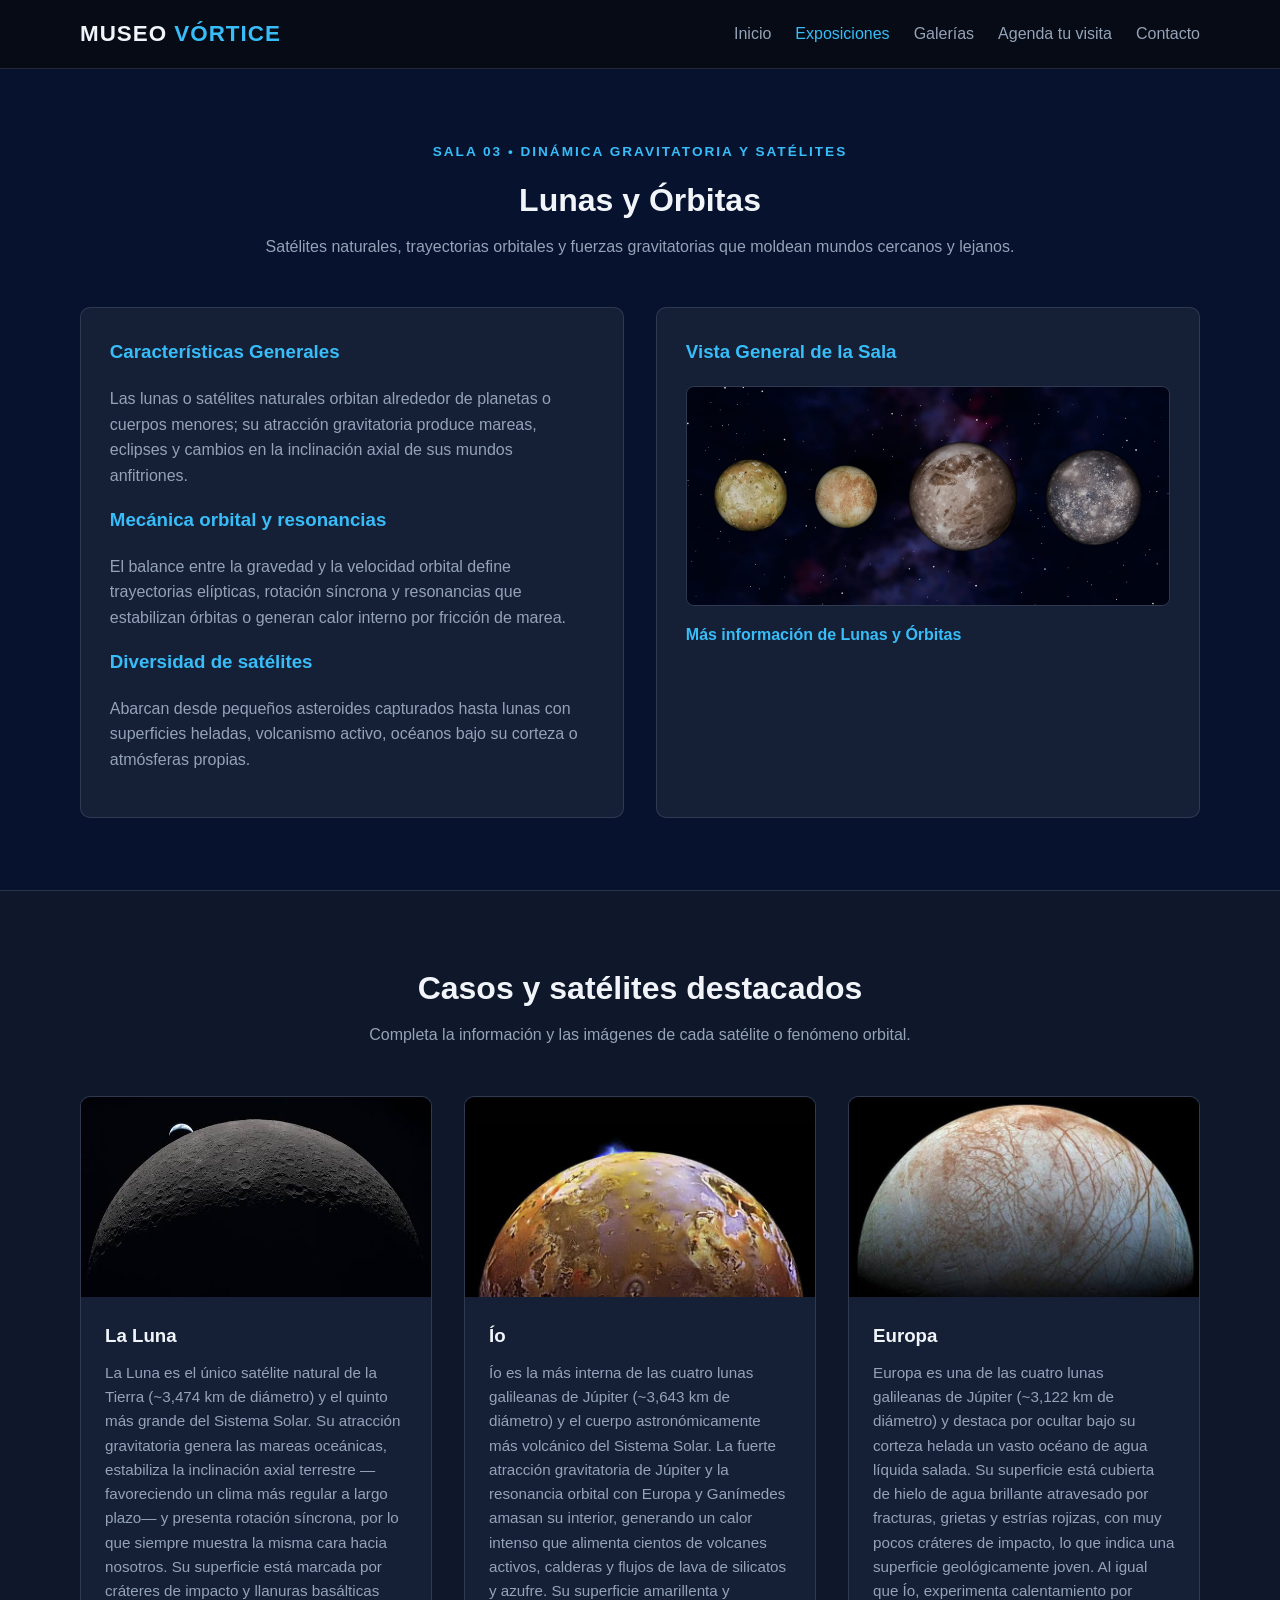
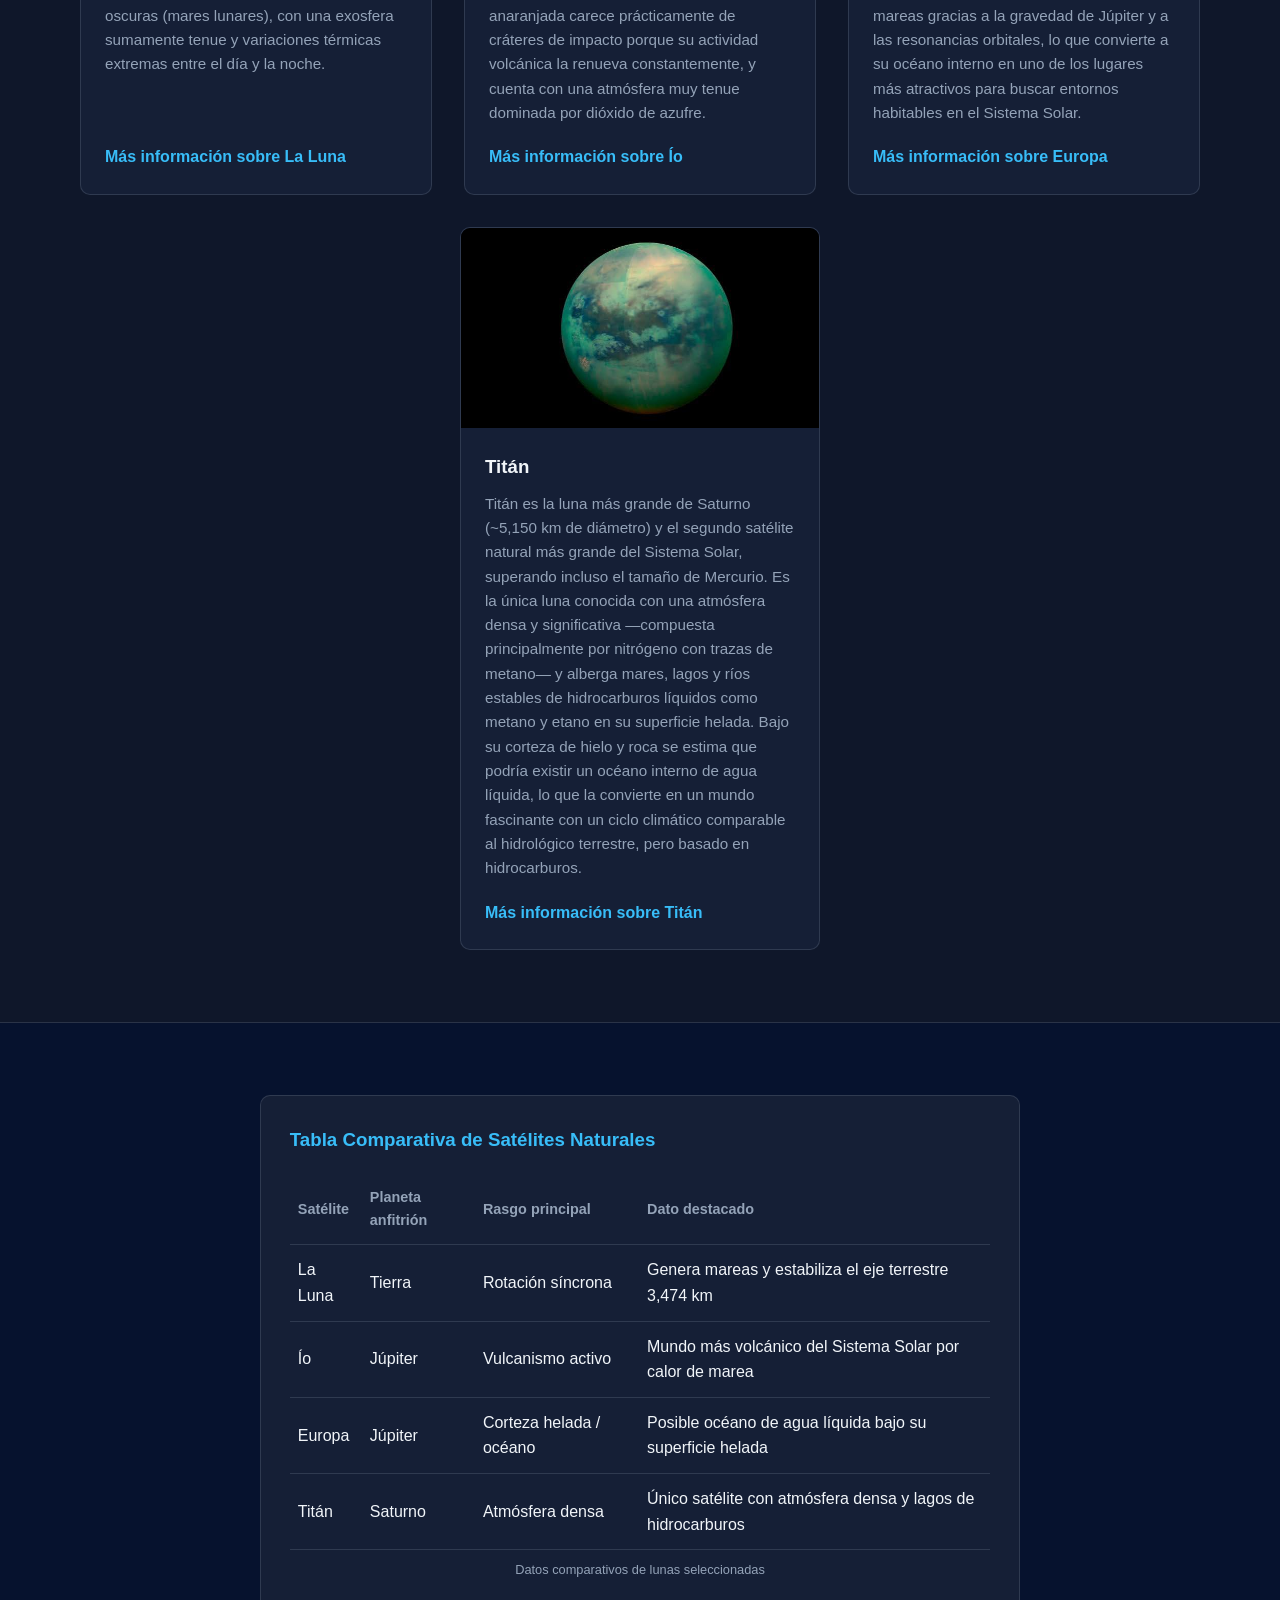
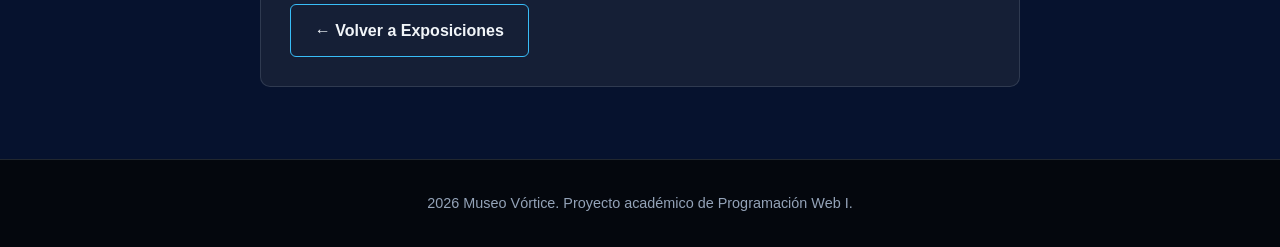
<file: lunas_y_orbitas.html>
<!DOCTYPE html>
<html lang="es">
<head>
  <meta charset="UTF-8">
  <meta name="viewport" content="width=device-width, initial-scale=1.0">
  <title>Lunas y Órbitas | Museo Vórtice</title>
  <link rel="stylesheet" href="estilos.css">
</head>
<body>

  <!-- ENCABEZADO Y MENÚ DE NAVEGACIÓN -->
  <header class="encabezado">
    <div class="contenedor barra-flex">
      <a href="index.html" class="logo">MUSEO <span>VÓRTICE</span></a>

      <nav class="menu">
        <a href="index.html">Inicio</a>
        <a href="exposiciones.html" class="activo">Exposiciones</a>
        <a href="galerias.html">Galerías</a>
        <a href="agenda.html">Agenda tu visita</a>
        <a href="contacto.html">Contacto</a>
      </nav>
    </div>
  </header>

  <main>
    <!-- INTRODUCCIÓN DE LA SALA -->
    <section class="seccion">
      <div class="contenedor">
        <p class="etiqueta" style="text-align: center;">SALA 03 • DINÁMICA GRAVITATORIA Y SATÉLITES</p>
        <h1 class="titulo-seccion">Lunas y Órbitas</h1>
        <p class="subtitulo-seccion">
          Satélites naturales, trayectorias orbitales y fuerzas gravitatorias que moldean mundos cercanos y lejanos.
        </p>

        <!-- BLOQUE PRINCIPAL DE INFORMACIÓN + IMAGEN DESTACADA -->
        <div class="contenedor-flex">
          <div class="bloque-info">
            <h3>Características Generales</h3>
            <p class="texto-bloque">
              Las lunas o satélites naturales orbitan alrededor de planetas o cuerpos menores; su atracción gravitatoria produce mareas, eclipses y cambios en la inclinación axial de sus mundos anfitriones.
            </p>
            <h3>Mecánica orbital y resonancias</h3>
            <p class="texto-bloque">
              El balance entre la gravedad y la velocidad orbital define trayectorias elípticas, rotación síncrona y resonancias que estabilizan órbitas o generan calor interno por fricción de marea.
            </p>
            <h3>Diversidad de satélites</h3>
            <p class="texto-bloque">
              Abarcan desde pequeños asteroides capturados hasta lunas con superficies heladas, volcanismo activo, océanos bajo su corteza o atmósferas propias.
            </p>
          </div>

          <div class="bloque-info">
            <h3>Vista General de la Sala</h3>
            <img src="img\lunas.jpg" alt="Lunas y órbitas en el sistema solar" class="img-sala">
            <p class="texto-bloque">
              <a href="https://svs.gsfc.nasa.gov/5326/" class="enlace-tarjeta" target="_blank" rel="noopener">Más información de Lunas y Órbitas</a>
            </p>
          </div>
        </div>
      </div>
    </section>

    <!-- TARJETAS INDIVIDUALES PARA CASOS / SATÉLITES DESTACADOS -->
    <section class="seccion seccion-alterna">
      <div class="contenedor">
        <h2 class="titulo-seccion">Casos y satélites destacados</h2>
        <p class="subtitulo-seccion">Completa la información y las imágenes de cada satélite o fenómeno orbital.</p>

        <div class="contenedor-flex">
          <!-- TARJETA 1: LA LUNA -->
          <article class="tarjeta">
            <img src="img/luna.jpg" alt="La Luna">
            <div class="tarjeta-cuerpo">
              <h3>La Luna</h3>
              <p class="texto-justificado">
                La Luna es el único satélite natural de la Tierra (~3,474 km de diámetro) y el quinto más grande del Sistema Solar. Su atracción gravitatoria genera las mareas oceánicas, estabiliza la inclinación axial terrestre —favoreciendo un clima más regular a largo plazo— y presenta rotación síncrona, por lo que siempre muestra la misma cara hacia nosotros. Su superficie está marcada por cráteres de impacto y llanuras basálticas oscuras (mares lunares), con una exosfera sumamente tenue y variaciones térmicas extremas entre el día y la noche.
              </p>
              <a href="https://science.nasa.gov/moon/" class="enlace-tarjeta" target="_blank" rel="noopener">Más información sobre La Luna</a>
            </div>
          </article>

          <!-- TARJETA 2: ÍO -->
          <article class="tarjeta">
            <img src="img/luna.io.jpg" alt="Satélite Ío">
            <div class="tarjeta-cuerpo">
              <h3>Ío</h3>
              <p class="texto-justificado">
                Ío es la más interna de las cuatro lunas galileanas de Júpiter (~3,643 km de diámetro) y el cuerpo astronómicamente más volcánico del Sistema Solar. La fuerte atracción gravitatoria de Júpiter y la resonancia orbital con Europa y Ganímedes amasan su interior, generando un calor intenso que alimenta cientos de volcanes activos, calderas y flujos de lava de silicatos y azufre. Su superficie amarillenta y anaranjada carece prácticamente de cráteres de impacto porque su actividad volcánica la renueva constantemente, y cuenta con una atmósfera muy tenue dominada por dióxido de azufre.
              </p>
              <a href="https://ciencia.nasa.gov/sistema-solar/mision-juno-de-la-nasa-mide-la-temperatura-de-io-la-ardiente-luna-de-jupiter/" class="enlace-tarjeta" target="_blank" rel="noopener">Más información sobre Ío</a>
            </div>
          </article>

          <!-- TARJETA 3: EUROPA -->
          <article class="tarjeta">
            <img src="img/europa.jpg" alt="Satélite Europa">
            <div class="tarjeta-cuerpo">
              <h3>Europa</h3>
              <p class="texto-justificado">
                Europa es una de las cuatro lunas galileanas de Júpiter (~3,122 km de diámetro) y destaca por ocultar bajo su corteza helada un vasto océano de agua líquida salada. Su superficie está cubierta de hielo de agua brillante atravesado por fracturas, grietas y estrías rojizas, con muy pocos cráteres de impacto, lo que indica una superficie geológicamente joven. Al igual que Ío, experimenta calentamiento por mareas gracias a la gravedad de Júpiter y a las resonancias orbitales, lo que convierte a su océano interno en uno de los lugares más atractivos para buscar entornos habitables en el Sistema Solar.
              </p>
              <a href="https://ciencia.nasa.gov/mission/europaclipper/" class="enlace-tarjeta" target="_blank" rel="noopener">Más información sobre Europa</a>
            </div>
          </article>

          <!-- TARJETA 4: TITÁN -->
          <article class="tarjeta">
            <img src="img/titan.jpg" alt="Satélite Titán">
            <div class="tarjeta-cuerpo">
              <h3>Titán</h3>
              <p class="texto-justificado">
                Titán es la luna más grande de Saturno (~5,150 km de diámetro) y el segundo satélite natural más grande del Sistema Solar, superando incluso el tamaño de Mercurio. Es la única luna conocida con una atmósfera densa y significativa —compuesta principalmente por nitrógeno con trazas de metano— y alberga mares, lagos y ríos estables de hidrocarburos líquidos como metano y etano en su superficie helada. Bajo su corteza de hielo y roca se estima que podría existir un océano interno de agua líquida, lo que la convierte en un mundo fascinante con un ciclo climático comparable al hidrológico terrestre, pero basado en hidrocarburos.
              </p>
              <a href="https://ciencia.nasa.gov/sistema-solar/datos-sobre-titan/" class="enlace-tarjeta" target="_blank" rel="noopener">Más información sobre Titán</a>
            </div>
          </article>
        </div>
      </div>
    </section>

    <!-- TABLA COMPARATIVA -->
    <section class="seccion">
      <div class="contenedor">
        <div class="bloque-info bloque-centrado">
          <h3>Tabla Comparativa de Satélites Naturales</h3>
          <div class="tabla-responsiva">
            <table class="tabla-horarios">
              <caption>Datos comparativos de lunas seleccionadas</caption>
              <thead>
                <tr>
                  <th>Satélite</th>
                  <th>Planeta anfitrión</th>
                  <th>Rasgo principal</th>
                  <th>Dato destacado</th>
                </tr>
              </thead>
              <tbody>
                <tr>
                  <td>La Luna</td>
                  <td>Tierra</td>
                  <td>Rotación síncrona</td>
                  <td>Genera mareas y estabiliza el eje terrestre 3,474 km</td>
                </tr>
                <tr>
                  <td>Ío</td>
                  <td>Júpiter</td>
                  <td>Vulcanismo activo</td>
                  <td>Mundo más volcánico del Sistema Solar por calor de marea</td>
                </tr>
                <tr>
                  <td>Europa</td>
                  <td>Júpiter</td>
                  <td>Corteza helada / océano</td>
                  <td>Posible océano de agua líquida bajo su superficie helada</td>
                </tr>
                <tr>
                  <td>Titán</td>
                  <td>Saturno</td>
                  <td>Atmósfera densa</td>
                  <td>Único satélite con atmósfera densa y lagos de hidrocarburos</td>
                </tr>
              </tbody>
            </table>
          </div>

          <div class="fila-botones" style="margin-top: 1.5rem;">
            <a href="exposiciones.html" class="btn btn-secundario">← Volver a Exposiciones</a>
            
          </div>
        </div>
      </div>
    </section>
  </main>

  <!-- PIE DE PÁGINA Y CRÉDITOS -->
  <footer class="pie">
    <div class="contenedor">
      <p> 2026 Museo Vórtice. Proyecto académico de Programación Web I.</p>
     
    </div>
  </footer>

</body>
</html>
</file>
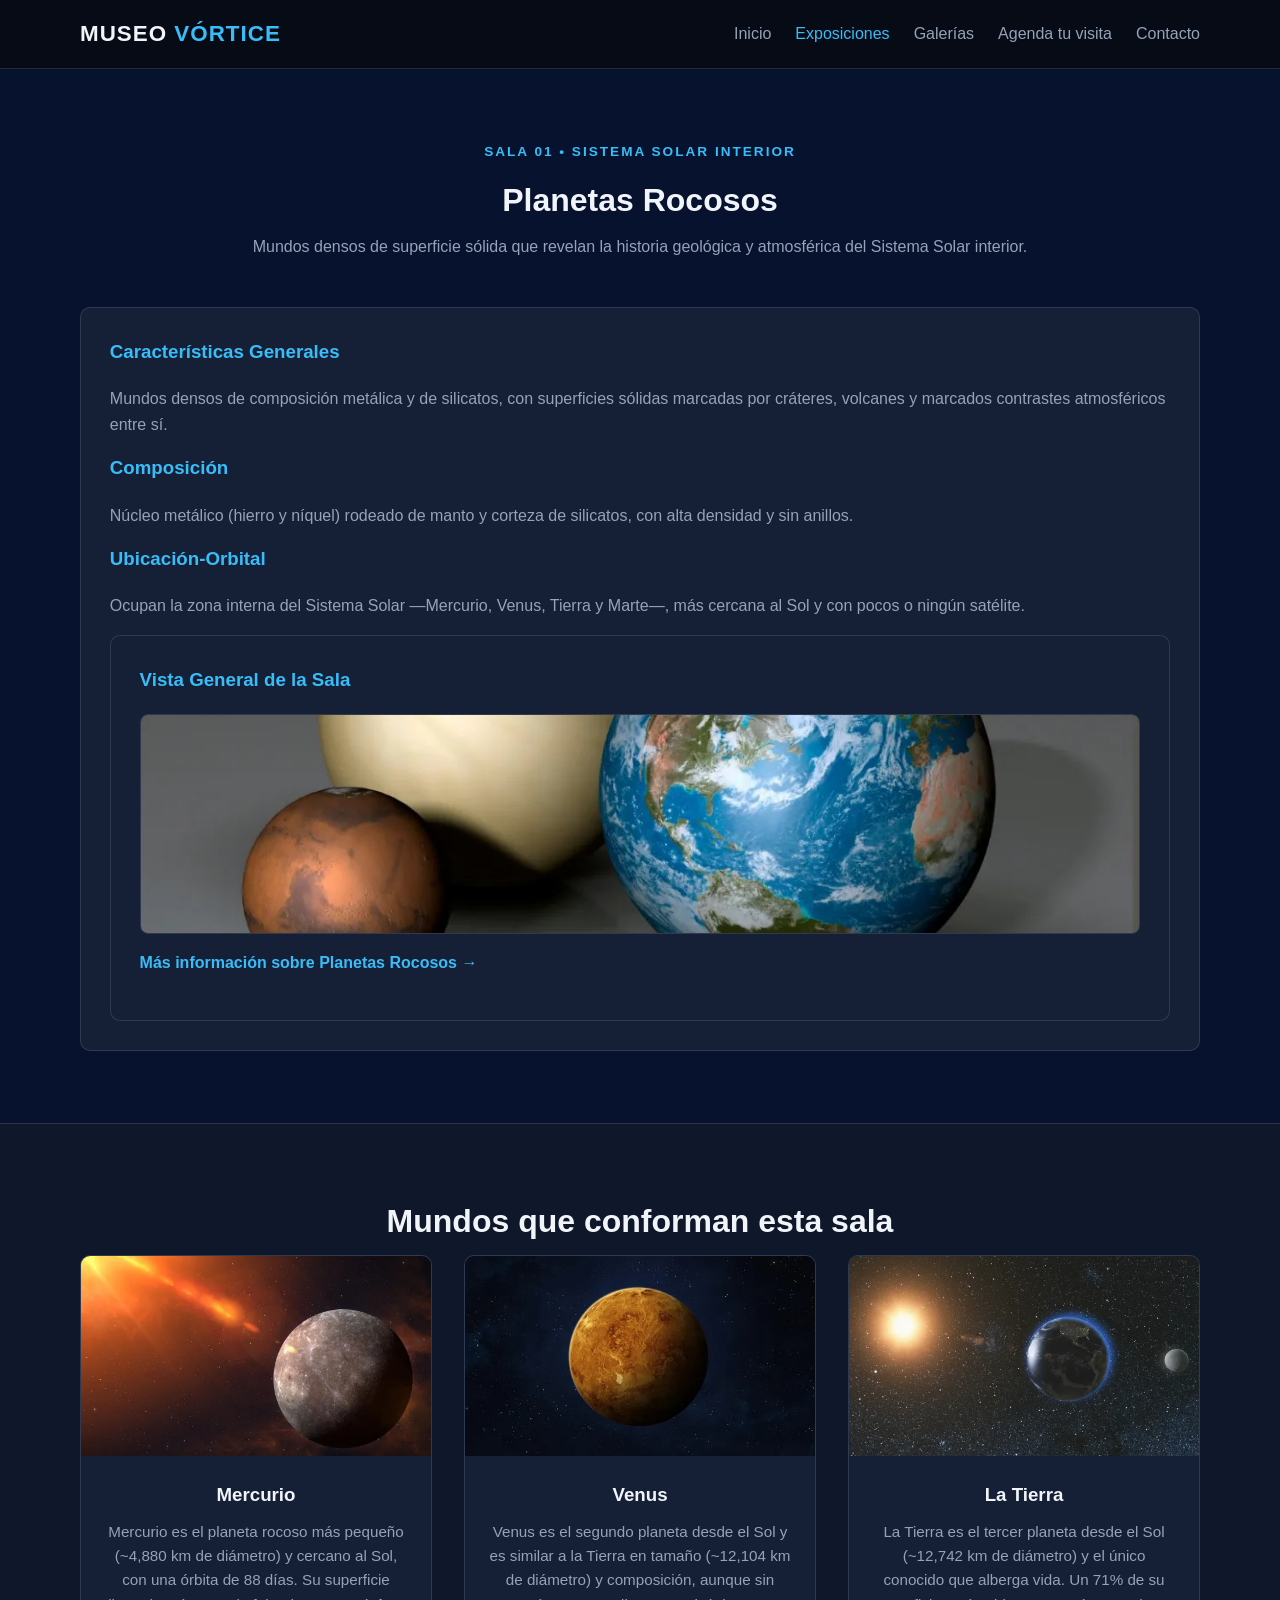
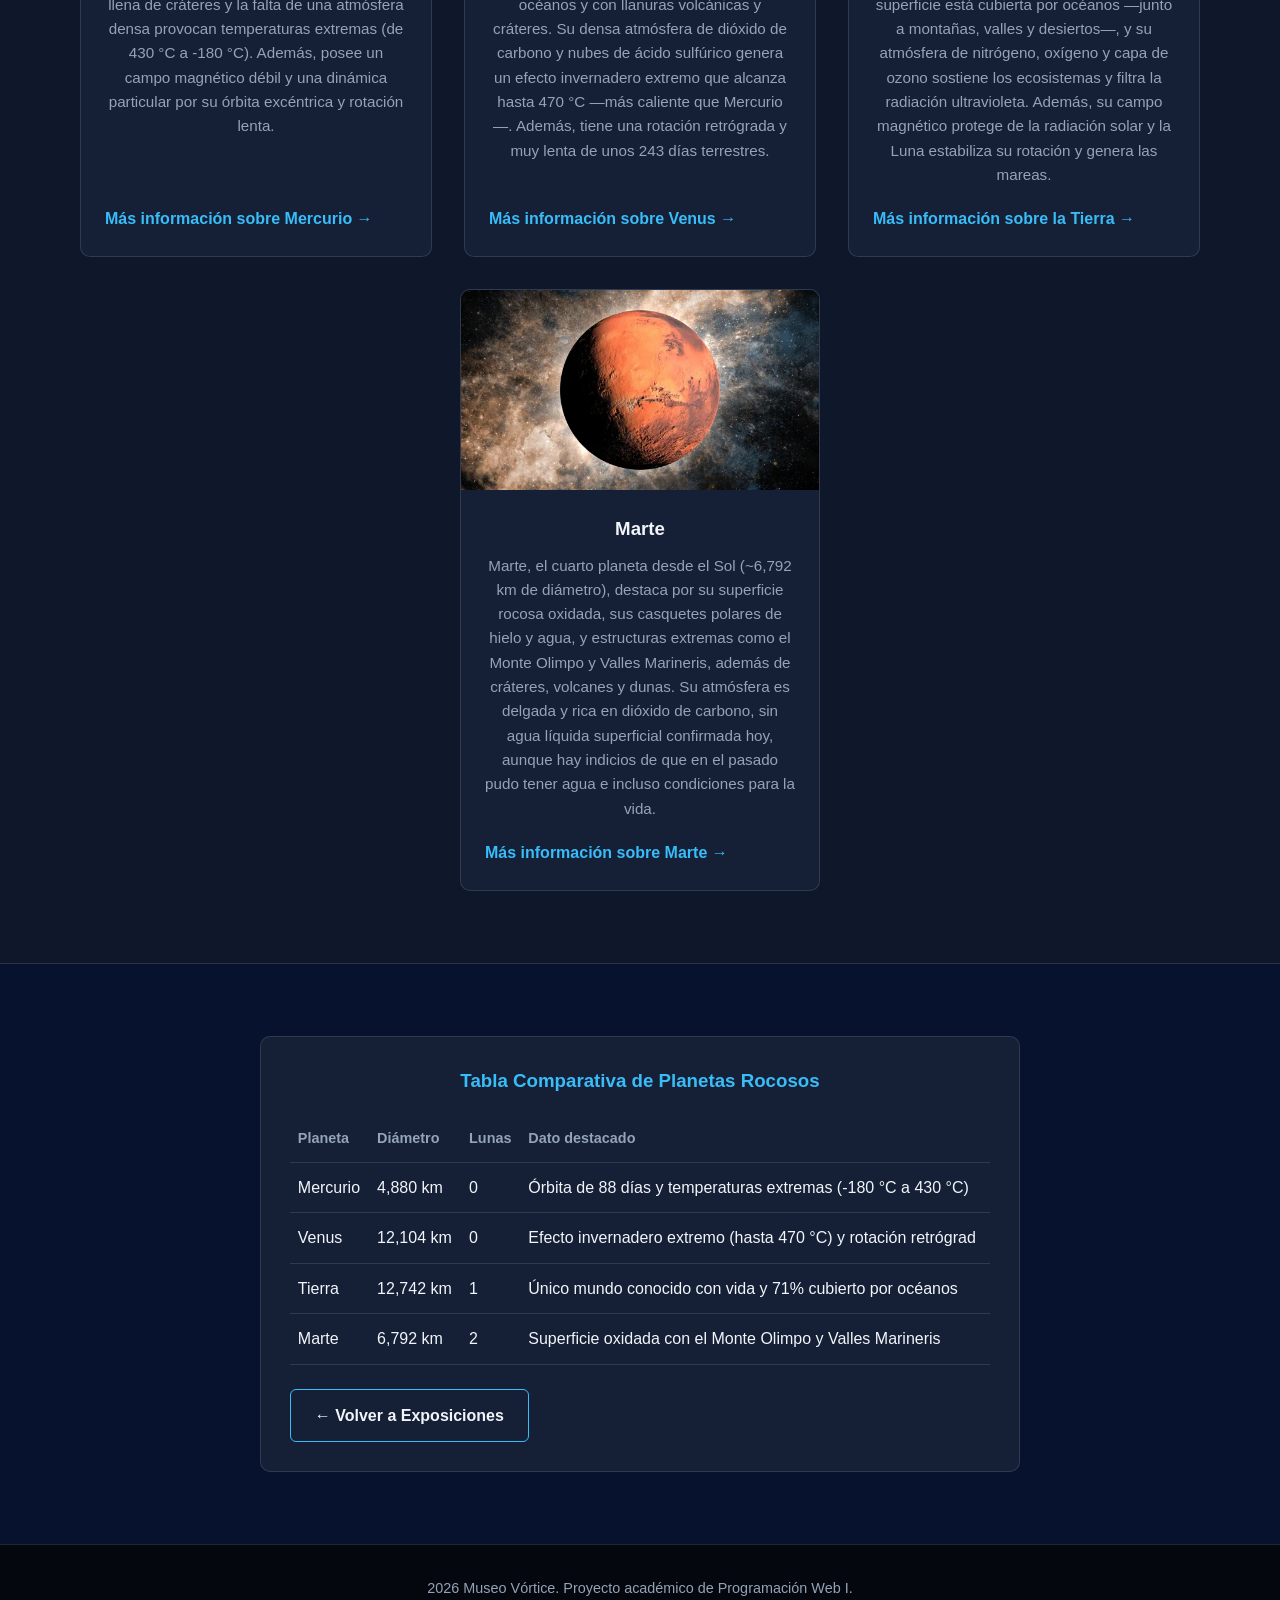
<file: rocosos.html>
<!DOCTYPE html>
<html lang="es">
<head>
  <meta charset="UTF-8">
  <meta name="viewport" content="width=device-width, initial-scale=1.0">
  <title>Planetas Rocosos | Museo Vórtice</title>
  <link rel="stylesheet" href="estilos.css">
</head>
<body>

  <!-- ENCABEZADO Y MENÚ DE NAVEGACIÓN -->
  <header class="encabezado">
    <div class="contenedor barra-flex">
      <a href="index.html" class="logo">MUSEO <span>VÓRTICE</span></a>

      <nav class="menu">
        <a href="index.html">Inicio</a>
        <a href="exposiciones.html" class="activo">Exposiciones</a>
        <a href="galerias.html">Galerías</a>
        <a href="agenda.html">Agenda tu visita</a>
        <a href="contacto.html">Contacto</a>
      </nav>
    </div>
  </header>

  <main>
    <!-- INTRODUCCIÓN DE LA SALA -->
    <section class="seccion">
      <div class="contenedor">
        <p class="etiqueta" style="text-align: center;">SALA 01 • SISTEMA SOLAR INTERIOR</p>
        <h1 class="titulo-seccion">Planetas Rocosos</h1>
        <p class="subtitulo-seccion">
          Mundos densos de superficie sólida que revelan la historia geológica y atmosférica del Sistema Solar interior.
        </p>

        <!-- BLOQUE PRINCIPAL DE INFORMACIÓN + IMAGEN DESTACADA -->
        <div class="contenedor-flex">
          <div class="bloque-info">
            <h3>Características Generales</h3>
            <p class="texto-bloque"> Mundos densos de composición metálica y de silicatos, con superficies sólidas marcadas por cráteres, volcanes y marcados contrastes atmosféricos entre sí.   </p>
            <h3>Composición </h3>
            <p class="texto-bloque"> Núcleo metálico (hierro y níquel) rodeado de manto y corteza de silicatos, con alta densidad y sin anillos.</p>
            <h3>Ubicación-Orbital</h3>
            <p class="texto-bloque"> Ocupan la zona interna del Sistema Solar —Mercurio, Venus, Tierra y Marte—, más cercana al Sol y con pocos o ningún satélite. </p>
        

          <div class="bloque-info">
            <h3>Vista General de la Sala</h3>
            <img src="img/planetas_rocosos.jpg" alt="Planetas rocosos" class="img-sala">
            <p class="texto-bloque">
              <a href="https://ecologiaverde.elperiodico.com/planetas-rocosos-que-son-cuales-son-caracteristicas-y-como-se-forman-7291.html" class="enlace-tarjeta">Más información sobre Planetas Rocosos →</a>
            </p>
          </div>
        </div>
      </div>
    </section>

    <!-- TARJETAS INDIVIDUALES PARA CADA PLANETA ROCOSO -->
    <section class="seccion seccion-alterna">
      <div class="contenedor">
        <h2 class="titulo-seccion">Mundos que conforman esta sala</h2>
        
        <div class="contenedor-flex">
          <!-- TARJETA 1: MERCURIO -->
          <article class="tarjeta">
            <img src="img/mercurio.jpg" alt="Planeta Mercurio">
            <div class="tarjeta-cuerpo">
              <center><h3>Mercurio</h3></center>
              <center>  <p>Mercurio es el planeta rocoso más pequeño (~4,880 km de diámetro)
                 y cercano al Sol, con una órbita de 88 días. Su superficie llena de cráteres y 
                 la falta de una atmósfera densa provocan temperaturas extremas (de 430 °C a -180 °C). Además, posee un campo magnético débil y una dinámica particular por 
                 su órbita excéntrica y rotación lenta.</p></center>
                 <a href="https://ecologiaverde.elperiodico.com/mercurio-6871.html" class="enlace-tarjeta">Más información sobre Mercurio →</a>
            </div>
          </article>

          <!-- TARJETA 2: VENUS -->
          <article class="tarjeta">
            <img src="img/venus.jpg" alt="Planeta Venus">
            <div class="tarjeta-cuerpo">
              <center><h3>Venus</h3></center> 
              <center> <p>Venus es el segundo planeta desde el Sol y es similar a la Tierra en tamaño (~12,104 km de diámetro) y composición, aunque sin océanos y con llanuras volcánicas y cráteres. Su densa atmósfera de dióxido de carbono y nubes de ácido sulfúrico genera un efecto invernadero extremo que alcanza hasta 470 °C —más caliente que Mercurio—. Además, tiene una rotación retrógrada y muy lenta de unos 243 días terrestres.</p></center>
              <a href="https://ecologiaverde.elperiodico.com/venus-6872.html" class="enlace-tarjeta">Más información sobre Venus →</a>
            </div>
          </article>

          <!-- TARJETA 3: TIERRA -->
          <article class="tarjeta">
            <img src="img/tierra.jpg" alt="Planeta Tierra">
            <div class="tarjeta-cuerpo">
              <center><h3>La Tierra</h3></center>
              <center><p>La Tierra es el tercer planeta desde el Sol (~12,742 km de diámetro) y el único conocido que alberga vida. Un 71% de su superficie está cubierta por océanos —junto a montañas, valles y desiertos—, y su atmósfera de nitrógeno, oxígeno y capa de ozono sostiene los ecosistemas y filtra la radiación ultravioleta. Además, su campo magnético protege de la radiación solar y la Luna estabiliza su rotación y genera las mareas.</p></center>
              <a href="https://ecologiaverde.elperiodico.com/la-tierra-6873.html" class="enlace-tarjeta">Más información sobre la Tierra →</a>
            </div>
          </article>

          <!-- TARJETA 4: MARTE -->
          <article class="tarjeta">
            <img src="img/marte.jpg" alt="Planeta Marte">
            <div class="tarjeta-cuerpo">
              <center><h3>Marte</h3></center>
              <center><p>Marte, el cuarto planeta desde el Sol (~6,792 km de diámetro), destaca por su superficie rocosa oxidada, sus casquetes polares de hielo y agua, y estructuras extremas como el Monte Olimpo y Valles Marineris, además de cráteres, volcanes y dunas. Su atmósfera es delgada y rica en dióxido de carbono, sin agua líquida superficial confirmada hoy, aunque hay indicios de que en el pasado pudo tener agua e incluso condiciones para la vida.</p></center>
              <a href="https://ecologiaverde.elperiodico.com/marte-6874.html" class="enlace-tarjeta">Más información sobre Marte →</a>
            </div>
          </article>
        </div>
      </div>
    </section>

    <!-- TABLA COMPARATIVA (OPCIONAL PARA LLENAR DATOS) -->
    <section class="seccion">
      <div class="contenedor">
        <div class="bloque-info bloque-centrado">
          <center>
          <h3>Tabla Comparativa de Planetas Rocosos</h3>
          <div class="tabla-responsiva">
            <table class="tabla-horarios">
              
              <thead>
                <tr>
                  <th>Planeta</th>
                  <th>Diámetro</th>
                  <th>Lunas</th>
                  <th>Dato destacado</th>
                </tr>
              </thead>
              <tbody>
                <tr>
                  <td>Mercurio</td>
                  <td>4,880 km</td>
                  <td>0</td>
                  <td>Órbita de 88 días y temperaturas extremas (-180 °C a 430 °C)</td>
                </tr>
                <tr>
                  <td>Venus</td>
                  <td>12,104 km</td>
                  <td>0</td>
                  <td>Efecto invernadero extremo (hasta 470 °C) y rotación retrógrad</td>
                </tr>
                <tr>
                  <td>Tierra</td>
                  <td>12,742 km</td>
                  <td>1</td>
                  <td>Único mundo conocido con vida y 71% cubierto por océanos</td>
                </tr>
                <tr>
                  <td>Marte</td>
                  <td>6,792 km</td>
                  <td>2</td>
                  <td>Superficie oxidada con el Monte Olimpo y Valles Marineris</td>
                </tr>
              </tbody>
            </table>
          </div>

          <div class="fila-botones" style="margin-top: 1.5rem;">
            <a href="exposiciones.html" class="btn btn-secundario">← Volver a Exposiciones</a>
          
          </div>
        </div>
      </div>
      </center>
    </section>
  </main>

  <!-- PIE DE PÁGINA Y CRÉDITOS -->
  <footer class="pie">
    <div class="contenedor">
      <p> 2026 Museo Vórtice. Proyecto académico de Programación Web I.</p>
      
    </div>
  </footer>

</body>
</html>
</file>
<file: estilos.css>
:root {
  --fondo-principal: #06122e;
  --fondo-secundario: #0f172a;
  --fondo-tarjeta: #151f36;
  --texto-claro: #f1f5f9;
  --texto-suave: #94a3b8;
  --acento: #38bdf8;
  --acento-hover: #0284c7;
  --borde: rgba(148, 163, 184, 0.2);
}

* {
  box-sizing: border-box;
  margin: 0;
  padding: 0;
}

html {
  scroll-behavior: smooth;
}

body {
  font-family: 'Segoe UI', Tahoma, Geneva, Verdana, sans-serif;
  background-color: var(--fondo-principal);
  color: var(--texto-claro);
  line-height: 1.6;
}

.contenedor {
  width: 90%;
  max-width: 1120px;
  margin: 0 auto;
}

/* DISTRIBUCIÓN FLEXBOX GENERAL */
.barra-flex {
  display: flex;
  flex-direction: row;
  justify-content: space-between;
  align-items: center;
  flex-wrap: wrap;
  gap: 1rem;
}

.contenedor-flex {
  display: flex;
  flex-direction: row;
  flex-wrap: wrap;
  justify-content: center;
  align-items: stretch;
  gap: 2rem;
}

.fila-botones {
  display: flex;
  flex-direction: row;
  flex-wrap: wrap;
  gap: 1rem;
}

/* ENCABEZADO Y MENÚ */
.encabezado {
  position: sticky;
  top: 0;
  z-index: 100;
  background-color: rgba(7, 11, 20, 0.92);
  backdrop-filter: blur(8px);
  border-bottom: 1px solid var(--borde);
  padding: 1rem 0;
}

.logo {
  font-size: 1.4rem;
  font-weight: 800;
  letter-spacing: 1px;
  color: var(--texto-claro);
  text-decoration: none;
}

.logo span {
  color: var(--acento);
}

.menu {
  display: flex;
  flex-direction: row;
  flex-wrap: wrap;
  gap: 1.5rem;
}

.menu a {
  color: var(--texto-suave);
  text-decoration: none;
  font-weight: 500;
  transition: color 0.25s ease;
}

.menu a:hover,
.menu a.activo {
  color: var(--acento);
}

/* PORTADA HERO */
.hero {
  min-height: 78vh;
  display: flex;
  align-items: center;
  background:
    url("img/espacio3.jpg") center / cover no-repeat;
}

.hero-contenido {
  max-width: 680px;
  padding: 4rem 0;
}

.etiqueta {
  color: var(--acento);
  font-size: 0.85rem;
  font-weight: 700;
  letter-spacing: 2px;
  margin-bottom: 0.75rem;
}

.hero h1 {
  font-size: clamp(2rem, 4vw, 3.2rem);
  line-height: 1.15;
  margin-bottom: 1.2rem;
}

.hero-texto {
  font-size: 1.1rem;
  color: #cbd5e1;
  margin-bottom: 2rem;
}

/* BOTONES */
.btn {
  display: inline-block;
  padding: 0.8rem 1.5rem;
  border-radius: 6px;
  text-decoration: none;
  font-weight: 600;
  cursor: pointer;
  border: none;
  transition: background-color 0.25s ease, transform 0.2s ease;
}

.btn-primario {
  background-color: var(--acento);
  color: #070b14;
}

.btn-primario:hover {
  background-color: var(--acento-hover);
  color: #ffffff;
  transform: translateY(-2px);
}

.btn-secundario {
  background-color: transparent;
  color: var(--texto-claro);
  border: 1px solid var(--acento);
}

.btn-secundario:hover {
  background-color: rgba(56, 189, 248, 0.15);
}

/* SECCIONES */
.seccion {
  padding: 4.5rem 0;
}

.seccion-alterna {
  background-color: var(--fondo-secundario);
  border-top: 1px solid var(--borde);
  border-bottom: 1px solid var(--borde);
}

.titulo-seccion {
  font-size: 2rem;
  text-align: center;
  margin-bottom: 0.5rem;
}

.subtitulo-seccion {
  text-align: center;
  color: var(--texto-suave);
  margin-bottom: 3rem;
}

/* TARJETAS */
.tarjeta {
  flex: 1 1 300px;
  max-width: 360px;
  display: flex;
  flex-direction: column;
  background-color: var(--fondo-tarjeta);
  border: 1px solid var(--borde);
  border-radius: 10px;
  overflow: hidden;
  transition: transform 0.25s ease, border-color 0.25s ease;
}

.tarjeta:hover {
  transform: translateY(-5px);
  border-color: var(--acento);
}

.tarjeta img {
  width: 100%;
  height: 200px;
  object-fit: cover;
  display: block;
}

.tarjeta-cuerpo {
  padding: 1.5rem;
  display: flex;
  flex-direction: column;
  flex: 1;
}

.tarjeta-cuerpo h3 {
  margin-bottom: 0.6rem;
  color: var(--texto-claro);
}

.tarjeta-cuerpo p {
  color: var(--texto-suave);
  font-size: 0.95rem;
  margin-bottom: 1.2rem;
}

.enlace-tarjeta {
  margin-top: auto;
  color: var(--acento);
  text-decoration: none;
  font-weight: 600;
}

.enlace-tarjeta:hover {
  text-decoration: underline;
}

/* BLOQUES DE INFORMACIÓN, TABLAS Y LISTAS */
.bloque-info {
  flex: 1 1 320px;
  background-color: var(--fondo-tarjeta);
  padding: 1.8rem;
  border-radius: 10px;
  border: 1px solid var(--borde);
}

.bloque-info h3 {
  margin-bottom: 1.2rem;
  color: var(--acento);
}

.texto-bloque {
  color: var(--texto-suave);
  margin-bottom: 1rem;
}

.bloque-centrado {
  max-width: 760px;
  margin: 0 auto;
}

.tabla-horarios {
  width: 100%;
  border-collapse: collapse;
}

.tabla-horarios caption {
  caption-side: bottom;
  font-size: 0.8rem;
  color: var(--texto-suave);
  margin-top: 0.6rem;
}

.tabla-horarios th,
.tabla-horarios td {
  text-align: left;
  padding: 0.75rem 0.5rem;
  border-bottom: 1px solid var(--borde);
}

.tabla-horarios th {
  color: var(--texto-suave);
  font-size: 0.9rem;
}

.cerrado {
  color: #f87171;
  font-weight: 600;
}

.lista-entradas {
  list-style: none;
  display: flex;
  flex-direction: column;
  gap: 1rem;
}

.lista-entradas li {
  display: flex;
  justify-content: space-between;
  align-items: center;
  padding-bottom: 0.8rem;
  border-bottom: 1px solid var(--borde);
  gap: 1rem;
}

.lista-entradas strong {
  display: block;
}

.lista-entradas span {
  font-size: 0.85rem;
  color: var(--texto-suave);
}

.lista-entradas .precio {
  font-size: 1rem;
  font-weight: 700;
  color: var(--texto-claro);
  white-space: nowrap;
}

.lista-entradas .gratis {
  color: #4ade80;
}

.lista-ordenada {
  padding-left: 1.2rem;
  color: var(--texto-suave);
  display: flex;
  flex-direction: column;
  gap: 0.5rem;
}

.lista-definicion dt {
  font-weight: 700;
  color: var(--texto-claro);
  margin-top: 0.5rem;
}

.lista-definicion dd {
  color: var(--texto-suave);
  font-size: 0.95rem;
}

/* SALA PLANETAS ROCOSOS */
.img-sala {
  width: 100%;
  height: 220px;
  object-fit: cover;
  border-radius: 8px;
  border: 1px solid var(--borde);
  margin-bottom: 1rem;
  display: block;
}

.tabla-responsiva {
  width: 100%;
  overflow-x: auto;
}

/* UBICACIÓN CON IMAGEN */
.bloque-ubicacion {
  margin-top: 2rem;
  background-color: var(--fondo-tarjeta);
  padding: 1.8rem;
  border-radius: 10px;
  border: 1px solid var(--borde);
}

.bloque-ubicacion h3 {
  color: var(--acento);
  margin-bottom: 0.5rem;
}

.contenedor-ubicacion {
  display: flex;
  flex-direction: row;
  flex-wrap: wrap;
  align-items: center;
  gap: 1.8rem;
}

.img-ubicacion {
  width: 260px;
  max-width: 100%;
  height: auto;
  max-height: 340px;
  object-fit: contain;
  background-color: var(--fondo-principal);
  border-radius: 8px;
  border: 1px solid var(--borde);
}

.info-ubicacion {
  flex: 1 1 300px;
  display: flex;
  flex-direction: column;
  align-items: flex-start;
  gap: 0.6rem;
}

.info-ubicacion p {
  color: var(--texto-suave);
}

.info-ubicacion strong {
  color: var(--texto-claro);
}

.info-ubicacion .btn {
  margin-top: 0.5rem;
}

/* CONTACTO, AGENDA Y FORMULARIO CON FIELDSET */
.grid-contacto {
  display: flex;
  flex-wrap: wrap;
  gap: 2.5rem;
  align-items: flex-start;
}

.columna-contacto {
  flex: 1 1 300px;
}

.datos-contacto {
  list-style: none;
  margin-top: 1.2rem;
  display: flex;
  flex-direction: column;
  gap: 0.6rem;
  color: var(--texto-suave);
}

.formulario-contacto {
  flex: 1 1 360px;
  background-color: var(--fondo-tarjeta);
  padding: 1.8rem;
  border-radius: 10px;
  border: 1px solid var(--borde);
  display: flex;
  flex-direction: column;
  gap: 1rem;
}

.grupo-fieldset {
  border: 1px solid var(--borde);
  border-radius: 8px;
  padding: 1rem;
  display: flex;
  flex-direction: column;
  gap: 0.6rem;
}

.grupo-fieldset legend {
  color: var(--acento);
  font-weight: 700;
  padding: 0 0.4rem;
}

.formulario-contacto label {
  font-size: 0.9rem;
  font-weight: 600;
}

.formulario-contacto input,
.formulario-contacto select,
.formulario-contacto textarea {
  width: 100%;
  padding: 0.7rem;
  border-radius: 6px;
  border: 1px solid var(--borde);
  background-color: var(--fondo-principal);
  color: var(--texto-claro);
  font-family: inherit;
}

.formulario-contacto input:focus,
.formulario-contacto select:focus,
.formulario-contacto textarea:focus {
  outline: none;
  border-color: var(--acento);
}

.caja-folio {
  display: none;
  margin-top: 0.5rem;
  padding: 1rem;
  border-radius: 8px;
  border: 1px solid var(--acento);
  background-color: rgba(56, 189, 248, 0.12);
}

.folio-titulo {
  font-weight: 700;
  color: var(--acento);
}

.folio-detalle {
  font-size: 0.9rem;
  color: var(--texto-claro);
  margin-top: 0.3rem;
}

/* FOOTER */
.pie {
  background-color: #04070d;
  border-top: 1px solid var(--borde);
  padding: 2rem 0;
  text-align: center;
  color: var(--texto-suave);
  font-size: 0.9rem;
}

.creditos {
  margin-top: 0.5rem;
  font-size: 0.8rem;
}

@media (max-width: 600px) {
  .barra-flex {
    flex-direction: column;
    align-items: flex-start;
  }

  .hero {
    min-height: 65vh;
  }
}
</file>
